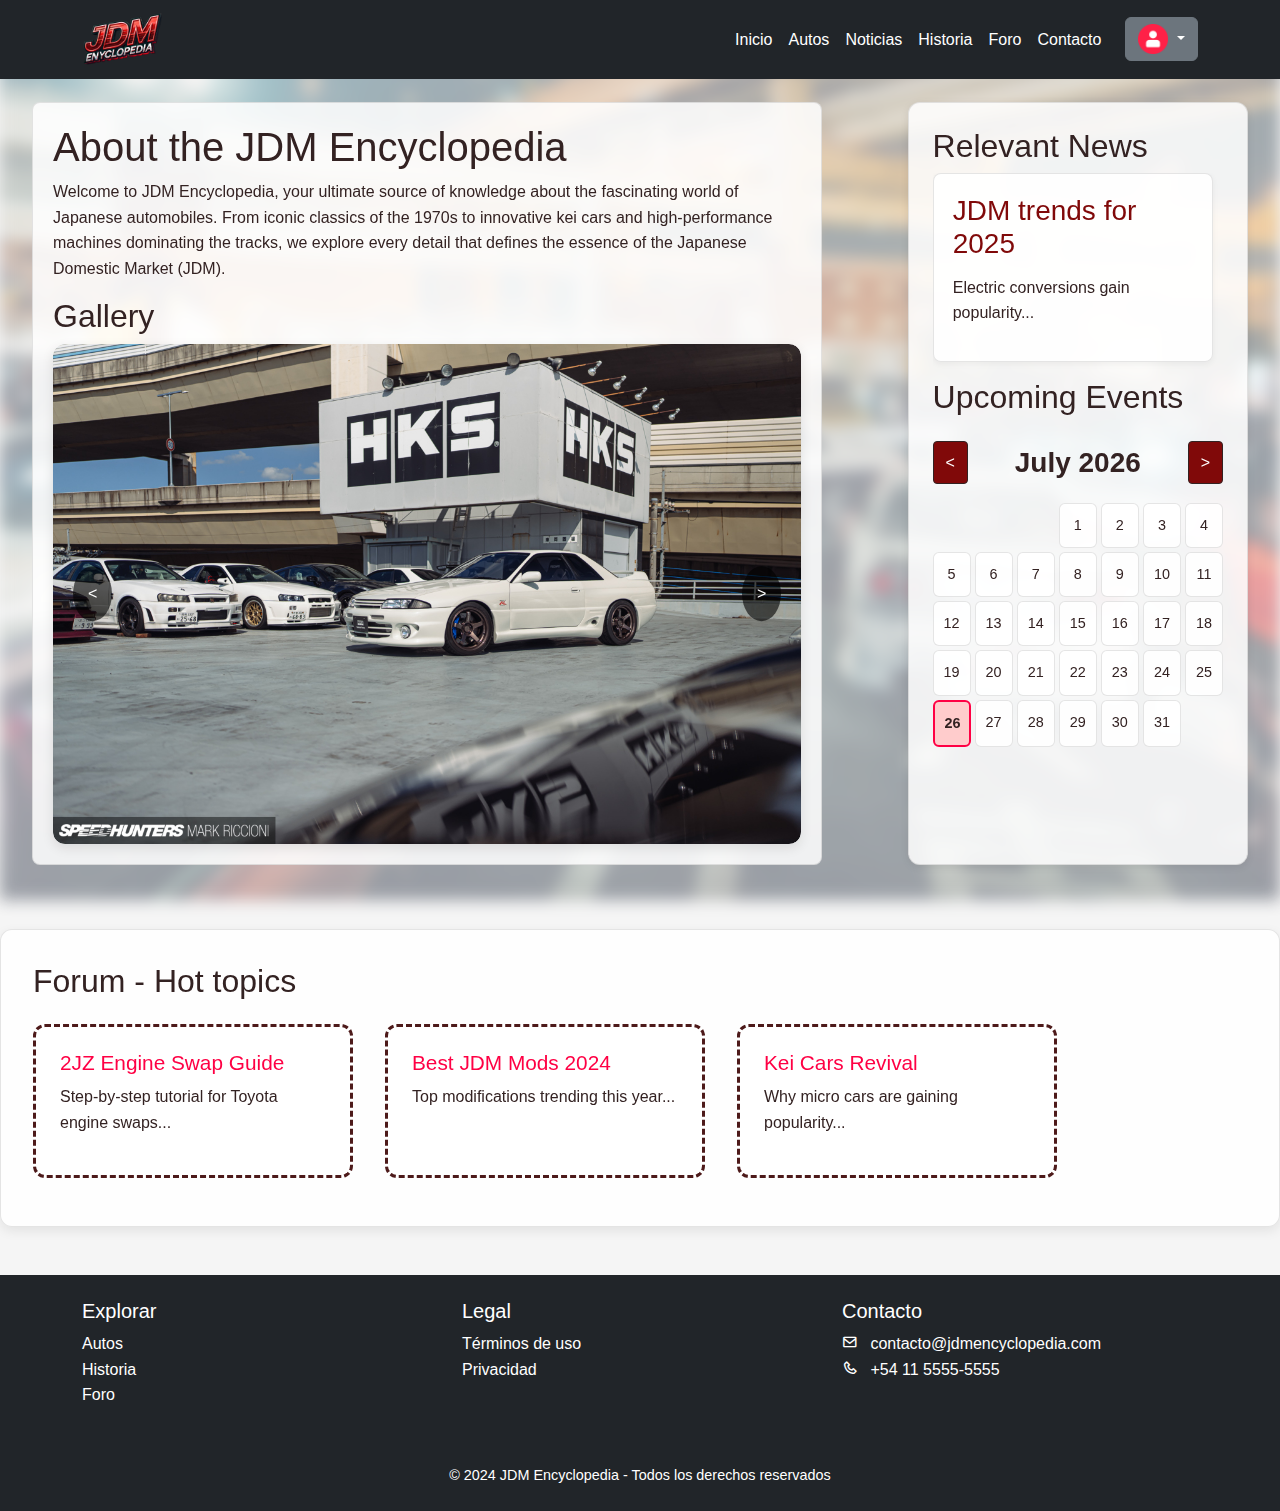
<file: index.html>
<!DOCTYPE html>
<html lang="es">

<head>
  <meta charset="UTF-8" />
  <meta name="description" content="JDM Encyclopedia - Inicio" />
  <meta name="keywords" content="JDM, autos, tuning, foro, noticias, historia" />
  <meta name="viewport" content="width=device-width, initial-scale=1.0" />
  <title>JDM Encyclopedia - Inicio</title>
  <!-- Bootstrap CSS -->
  <link href="https://cdn.jsdelivr.net/npm/bootstrap@5.3.0/dist/css/bootstrap.min.css" rel="stylesheet" />
  <!-- Estilos compilados (SCSS) -->
  <link rel="stylesheet" href="assets/css/style.css" />
  <!-- Boxicons -->
  <link href="https://unpkg.com/boxicons@2.1.4/css/boxicons.min.css" rel="stylesheet" />
</head>

<body>
  <!-- HEADER -->
  <header>
    <nav class="navbar navbar-expand-lg navbar-dark bg-dark fixed-top">
      <div class="container">
        <a class="navbar-brand" href="index.html">
          <img src="assets/img/logo.png" alt="Logo JDM Encyclopedia" width="80" />
        </a>
        <button class="navbar-toggler" type="button" data-bs-toggle="collapse" data-bs-target="#navbarNav">
          <span class="navbar-toggler-icon"></span>
        </button>
        <div class="collapse navbar-collapse" id="navbarNav">
          <ul class="navbar-nav ms-auto">
            <li class="nav-item">
              <a class="nav-link active" href="index.html">Inicio</a>
            </li>
            <li class="nav-item">
              <a class="nav-link" href="pages/cars.html">Autos</a>
            </li>
            <li class="nav-item">
              <a class="nav-link" href="pages/news.html">Noticias</a>
            </li>
            <li class="nav-item">
              <a class="nav-link" href="pages/history.html">Historia</a>
            </li>
            <li class="nav-item">
              <a class="nav-link" href="pages/forum.html">Foro</a>
            </li>
            <li class="nav-item">
              <a class="nav-link" href="pages/contact.html">Contacto</a>
            </li>
          </ul>
          <div class="dropdown ms-3">
            <button class="btn btn-secondary dropdown-toggle" data-bs-toggle="dropdown">
              <img src="assets/img/user.png" alt="Usuario" width="30" />
            </button>
            <ul class="dropdown-menu dropdown-menu-end">
              <li><a class="dropdown-item" href="pages/login.html">Iniciar Sesión</a></li>
              <li><a class="dropdown-item" href="#logout">Cerrar Sesión</a></li>
              <li><a class="dropdown-item" href="pages/register.html">Registrarse</a></li>
            </ul>
          </div>
        </div>
      </div>
    </nav>
  </header>

  <main>
    <div class="main-content">
      <!-- Sección Izquierda -->
      <div class="left-section">
        <section id="about-us">
          <h1>About the JDM Encyclopedia</h1>
          <p>
            Welcome to JDM Encyclopedia, your ultimate source of knowledge
            about the fascinating world of Japanese automobiles. From iconic
            classics of the 1970s to innovative kei cars and high-performance
            machines dominating the tracks, we explore every detail that
            defines the essence of the Japanese Domestic Market (JDM).
          </p>
        </section>

        <section id="galeria">
          <h2>Gallery</h2>
          <div class="slider">
            <button class="prev">&lt;</button>
            <div class="images">
              <!-- Ajusta nombres a tus imágenes reales -->
              <img src="assets/img/DSC05774-1200x800.jpg" alt="Imagen 1" />
              <img src="assets/img/DSC05958-1200x800.jpg" alt="Imagen 2" />
              <img src="assets/img/N-RobbieAE86-003-1200x800.jpg" alt="Imagen 3" />
            </div>
            <button class="next">&gt;</button>
          </div>
        </section>
      </div>

      <!-- Sección Derecha -->
      <aside class="right-section">
        <section id="relevant-news">
          <h2><a href="pages/news.html">Relevant News</a></h2>
          <div class="news-scroll">
            <div class="news-card">
              <h3>JDM trends for 2025</h3>
              <p>Electric conversions gain popularity...</p>
            </div>
            <div class="news-card">
              <h3>JDM trends for 2025</h3>
              <p>Electric conversions gain popularity...</p>
            </div>
            <div class="news-card">
              <h3>JDM trends for 2025</h3>
              <p>Electric conversions gain popularity...</p>
            </div>
          </div>
        </section>

        <section id="upcoming-events">
          <h2><a href="pages/news.html">Upcoming Events</a></h2>
          <div class="calendar-container">
            <div class="calendar-header">
              <button id="prev-month">&lt;</button>
              <h3 id="current-month"></h3>
              <button id="next-month">&gt;</button>
            </div>
            <div class="calendar-grid"></div>
          </div>
        </section>
      </aside>
    </div>

    <!-- Foro -->
    <section id="foro">
      <h2>Forum - Hot topics</h2>
      <div class="temas">
        <article class="tema-card">
          <h3>2JZ Engine Swap Guide</h3>
          <p>Step-by-step tutorial for Toyota engine swaps...</p>
        </article>
        <article class="tema-card">
          <h3>Best JDM Mods 2024</h3>
          <p>Top modifications trending this year...</p>
        </article>
        <article class="tema-card">
          <h3>Kei Cars Revival</h3>
          <p>Why micro cars are gaining popularity...</p>
        </article>
      </div>
    </section>
  </main>

  <!-- FOOTER -->
  <footer class="bg-dark text-white mt-5 py-4">
    <div class="container">
      <div class="row">
        <div class="col-md-4 mb-3">
          <h5>Explorar</h5>
          <ul class="list-unstyled">
            <li><a href="pages/cars.html" class="text-white text-decoration-none">Autos</a></li>
            <li><a href="pages/history.html" class="text-white text-decoration-none">Historia</a></li>
            <li><a href="pages/forum.html" class="text-white text-decoration-none">Foro</a></li>
          </ul>
        </div>
        <div class="col-md-4 mb-3">
          <h5>Legal</h5>
          <ul class="list-unstyled">
            <li><a href="#" class="text-white text-decoration-none">Términos de uso</a></li>
            <li><a href="#" class="text-white text-decoration-none">Privacidad</a></li>
          </ul>
        </div>
        <div class="col-md-4">
          <h5>Contacto</h5>
          <ul class="list-unstyled">
            <li><i class="bx bx-envelope"></i> contacto@jdmencyclopedia.com</li>
            <li><i class="bx bx-phone"></i> +54 11 5555-5555</li>
          </ul>
        </div>
      </div>
      <div class="text-center mt-4">
        <p class="mb-0">&copy; 2024 JDM Encyclopedia - Todos los derechos reservados</p>
      </div>
    </div>
  </footer>

  <!-- Scripts -->
  <script src="assets/js/calendar.js"></script>
  <script src="assets/js/script.js"></script>
  <script src="https://cdn.jsdelivr.net/npm/bootstrap@5.3.0/dist/js/bootstrap.bundle.min.js"></script>
</body>

</html>
</file>
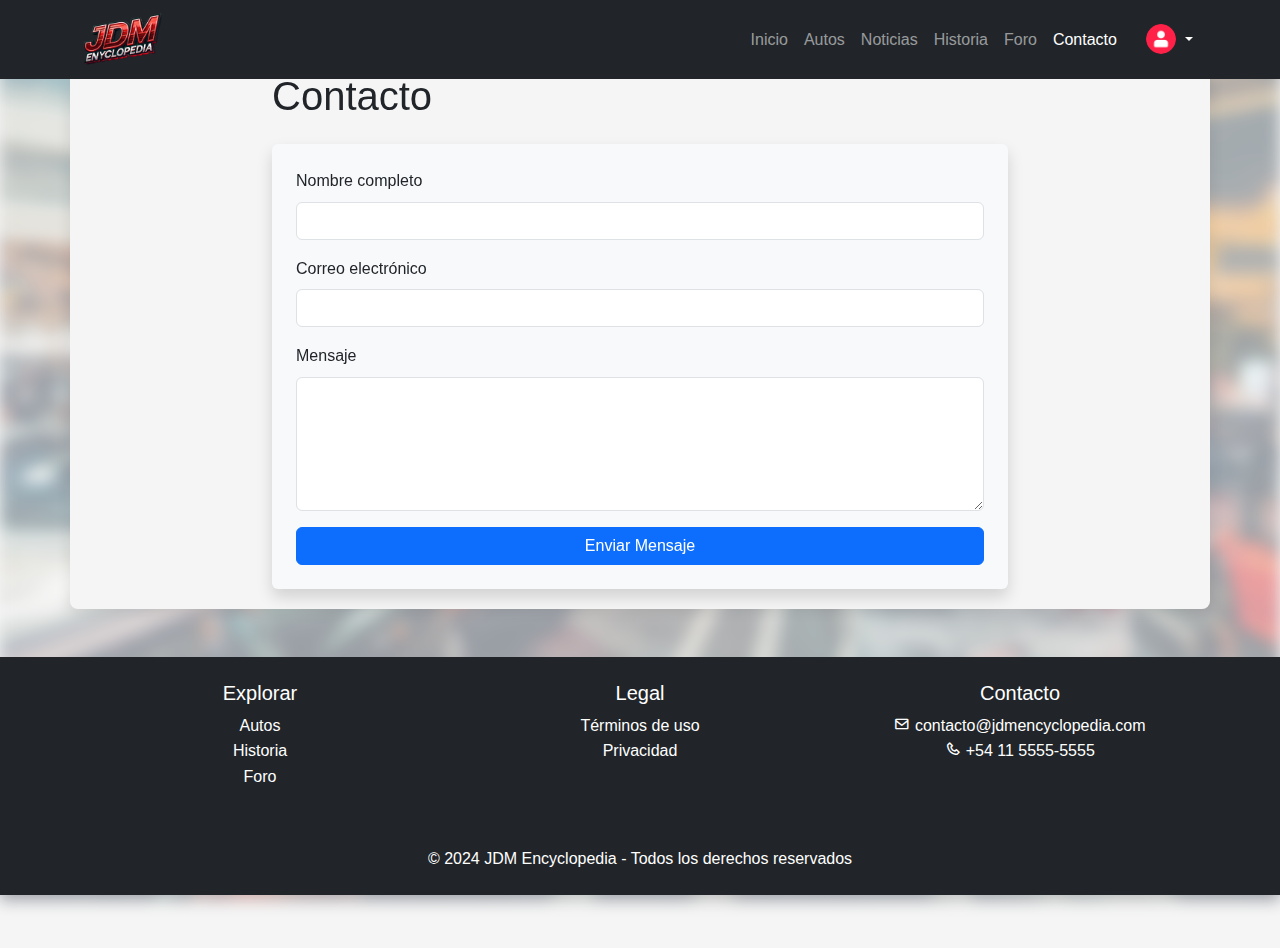
<file: contact.html>
<!DOCTYPE html>
<html lang="es">
<head>
    <meta charset="UTF-8">
    <meta name="viewport" content="width=device-width, initial-scale=1.0">
    <title>JDM Encyclopedia - Contacto</title>
    <link href="https://cdn.jsdelivr.net/npm/bootstrap@5.3.0/dist/css/bootstrap.min.css" rel="stylesheet">
    <link rel="stylesheet" href="styles.css">
    <link href="https://unpkg.com/boxicons@2.1.4/css/boxicons.min.css" rel="stylesheet">
</head>

<body>
    <nav class="navbar navbar-expand-lg navbar-dark bg-dark fixed-top">
        <div class="container">
            <a class="navbar-brand" href="index.html">
                <img src="Multimedia/logo.png" alt="Logo JDM Encyclopedia" width="80">
            </a>
            <button class="navbar-toggler" type="button" data-bs-toggle="collapse" data-bs-target="#navbarNav">
                <span class="navbar-toggler-icon"></span>
            </button>
            <div class="collapse navbar-collapse" id="navbarNav">
                <ul class="navbar-nav ms-auto">
                    <li class="nav-item"><a class="nav-link" href="index.html">Inicio</a></li>
                    <li class="nav-item"><a class="nav-link" href="cars.html">Autos</a></li>
                    <li class="nav-item"><a class="nav-link" href="news.html">Noticias</a></li>
                    <li class="nav-item"><a class="nav-link" href="history.html">Historia</a></li>
                    <li class="nav-item"><a class="nav-link" href="forum.html">Foro</a></li>
                    <li class="nav-item"><a class="nav-link active" href="contact.html">Contacto</a></li>
                </ul>
                <div class="dropdown ms-3">
                    <button class="btn btn-secondary dropdown-toggle" data-bs-toggle="dropdown">
                        <img src="Multimedia/user.png" alt="Usuario" width="30">
                    </button>
                    <ul class="dropdown-menu dropdown-menu-end">
                        <li><a class="dropdown-item" href="#login">Iniciar Sesión</a></li>
                        <li><a class="dropdown-item" href="#logout">Cerrar Sesión</a></li>
                        <li><a class="dropdown-item" href="#signup">Registrarse</a></li>
                    </ul>
                </div>
            </div>
        </div>
    </nav>

    <main class="container mt-5 pt-4">
        <div class="row justify-content-center">
            <div class="col-md-8">
                <h1 class="mb-4">Contacto</h1>
                <form class="bg-light p-4 rounded shadow">
                    <div class="mb-3">
                        <label for="nombre" class="form-label">Nombre completo</label>
                        <input type="text" class="form-control" id="nombre" required>
                    </div>
                    <div class="mb-3">
                        <label for="email" class="form-label">Correo electrónico</label>
                        <input type="email" class="form-control" id="email" required>
                    </div>
                    <div class="mb-3">
                        <label for="mensaje" class="form-label">Mensaje</label>
                        <textarea class="form-control" id="mensaje" rows="5" required></textarea>
                    </div>
                    <button type="submit" class="btn btn-primary w-100">Enviar Mensaje</button>
                </form>
            </div>
        </div>
    </main>

    <!-- Footer -->
    <footer class="bg-dark text-white mt-5 py-4">
        <div class="container">
            <div class="row">
                <div class="col-md-4 mb-3">
                    <h5>Explorar</h5>
                    <ul class="list-unstyled">
                        <li><a href="cars.html" class="text-white text-decoration-none">Autos</a></li>
                        <li><a href="history.html" class="text-white text-decoration-none">Historia</a></li>
                        <li><a href="forum.html" class="text-white text-decoration-none">Foro</a></li>
                    </ul>
                </div>
                <div class="col-md-4 mb-3">
                    <h5>Legal</h5>
                    <ul class="list-unstyled">
                        <li><a href="#" class="text-white text-decoration-none">Términos de uso</a></li>
                        <li><a href="#" class="text-white text-decoration-none">Privacidad</a></li>
                    </ul>
                </div>
                <div class="col-md-4">
                    <h5>Contacto</h5>
                    <ul class="list-unstyled">
                        <li><i class="bx bx-envelope"></i> contacto@jdmencyclopedia.com</li>
                        <li><i class="bx bx-phone"></i> +54 11 5555-5555</li>
                    </ul>
                </div>
            </div>
            <div class="text-center mt-4">
                <p class="mb-0">&copy; 2024 JDM Encyclopedia - Todos los derechos reservados</p>
            </div>
        </div>
    </footer>

    <script src="https://cdn.jsdelivr.net/npm/bootstrap@5.3.0/dist/js/bootstrap.bundle.min.js"></script>
    <script src="js/script.js"></script>
    
</body>
</html>
</file>
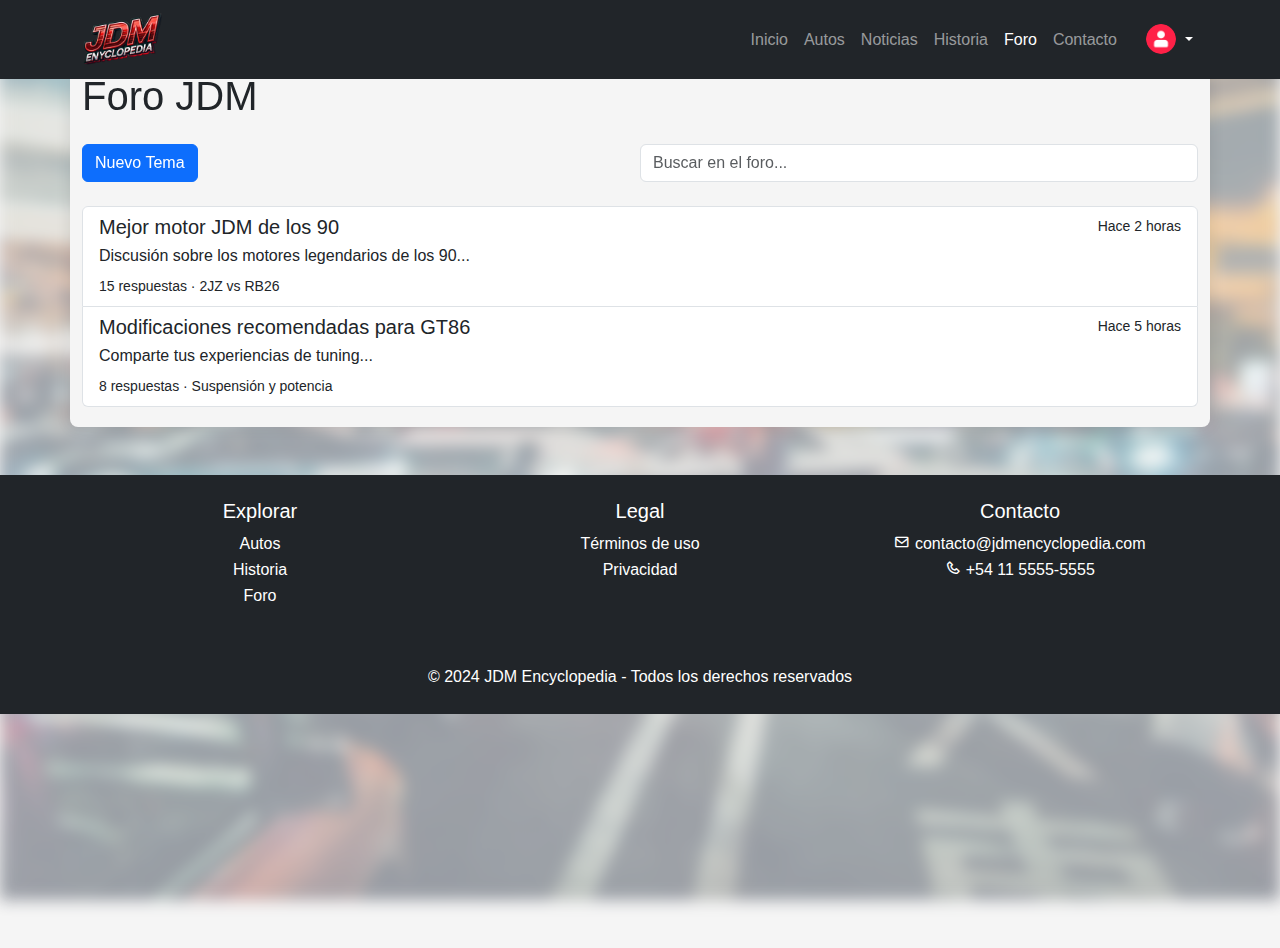
<file: forum.html>
<!DOCTYPE html>
<html lang="es">
<head>
    <meta charset="UTF-8">
    <meta name="viewport" content="width=device-width, initial-scale=1.0">
    <title>JDM Encyclopedia - Foro</title>
    <link href="https://cdn.jsdelivr.net/npm/bootstrap@5.3.0/dist/css/bootstrap.min.css" rel="stylesheet">
    <link rel="stylesheet" href="styles.css">
    <link href="https://unpkg.com/boxicons@2.1.4/css/boxicons.min.css" rel="stylesheet">
</head>

<body>
    <nav class="navbar navbar-expand-lg navbar-dark bg-dark fixed-top">
        <div class="container">
            <a class="navbar-brand" href="index.html">
                <img src="Multimedia/logo.png" alt="Logo JDM Encyclopedia" width="80">
            </a>
            <button class="navbar-toggler" type="button" data-bs-toggle="collapse" data-bs-target="#navbarNav">
                <span class="navbar-toggler-icon"></span>
            </button>
            <div class="collapse navbar-collapse" id="navbarNav">
                <ul class="navbar-nav ms-auto">
                    <li class="nav-item"><a class="nav-link" href="index.html">Inicio</a></li>
                    <li class="nav-item"><a class="nav-link" href="cars.html">Autos</a></li>
                    <li class="nav-item"><a class="nav-link" href="news.html">Noticias</a></li>
                    <li class="nav-item"><a class="nav-link" href="history.html">Historia</a></li>
                    <li class="nav-item"><a class="nav-link active" href="forum.html">Foro</a></li>
                    <li class="nav-item"><a class="nav-link" href="contact.html">Contacto</a></li>
                </ul>
                <div class="dropdown ms-3">
                    <button class="btn btn-secondary dropdown-toggle" data-bs-toggle="dropdown">
                        <img src="Multimedia/user.png" alt="Usuario" width="30">
                    </button>
                    <ul class="dropdown-menu dropdown-menu-end">
                        <li><a class="dropdown-item" href="#login">Iniciar Sesión</a></li>
                        <li><a class="dropdown-item" href="#logout">Cerrar Sesión</a></li>
                        <li><a class="dropdown-item" href="#signup">Registrarse</a></li>
                    </ul>
                </div>
            </div>
        </div>
    </nav>

    <main class="container mt-5 pt-4">
        <div class="row">
            <div class="col-12">
                <h1 class="mb-4">Foro JDM</h1>
                <div class="d-flex justify-content-between mb-4">
                    <button class="btn btn-primary">Nuevo Tema</button>
                    <div class="w-50">
                        <input type="text" class="form-control" placeholder="Buscar en el foro...">
                    </div>
                </div>
                
                <div class="list-group">
                    <a href="#" class="list-group-item list-group-item-action">
                        <div class="d-flex w-100 justify-content-between">
                            <h5 class="mb-1">Mejor motor JDM de los 90</h5>
                            <small>Hace 2 horas</small>
                        </div>
                        <p class="mb-1">Discusión sobre los motores legendarios de los 90...</p>
                        <small>15 respuestas · 2JZ vs RB26</small>
                    </a>
                    <a href="#" class="list-group-item list-group-item-action">
                        <div class="d-flex w-100 justify-content-between">
                            <h5 class="mb-1">Modificaciones recomendadas para GT86</h5>
                            <small>Hace 5 horas</small>
                        </div>
                        <p class="mb-1">Comparte tus experiencias de tuning...</p>
                        <small>8 respuestas · Suspensión y potencia</small>
                    </a>
                </div>
            </div>
        </div>
    </main>

    <!-- Footer -->
    <footer class="bg-dark text-white mt-5 py-4">
        <div class="container">
            <div class="row">
                <div class="col-md-4 mb-3">
                    <h5>Explorar</h5>
                    <ul class="list-unstyled">
                        <li><a href="cars.html" class="text-white text-decoration-none">Autos</a></li>
                        <li><a href="history.html" class="text-white text-decoration-none">Historia</a></li>
                        <li><a href="forum.html" class="text-white text-decoration-none">Foro</a></li>
                    </ul>
                </div>
                <div class="col-md-4 mb-3">
                    <h5>Legal</h5>
                    <ul class="list-unstyled">
                        <li><a href="#" class="text-white text-decoration-none">Términos de uso</a></li>
                        <li><a href="#" class="text-white text-decoration-none">Privacidad</a></li>
                    </ul>
                </div>
                <div class="col-md-4">
                    <h5>Contacto</h5>
                    <ul class="list-unstyled">
                        <li><i class="bx bx-envelope"></i> contacto@jdmencyclopedia.com</li>
                        <li><i class="bx bx-phone"></i> +54 11 5555-5555</li>
                    </ul>
                </div>
            </div>
            <div class="text-center mt-4">
                <p class="mb-0">&copy; 2024 JDM Encyclopedia - Todos los derechos reservados</p>
            </div>
        </div>
    </footer>

    <script src="https://cdn.jsdelivr.net/npm/bootstrap@5.3.0/dist/js/bootstrap.bundle.min.js"></script>
    <script src="js/script.js"></script>
</body>
</html>
</file>
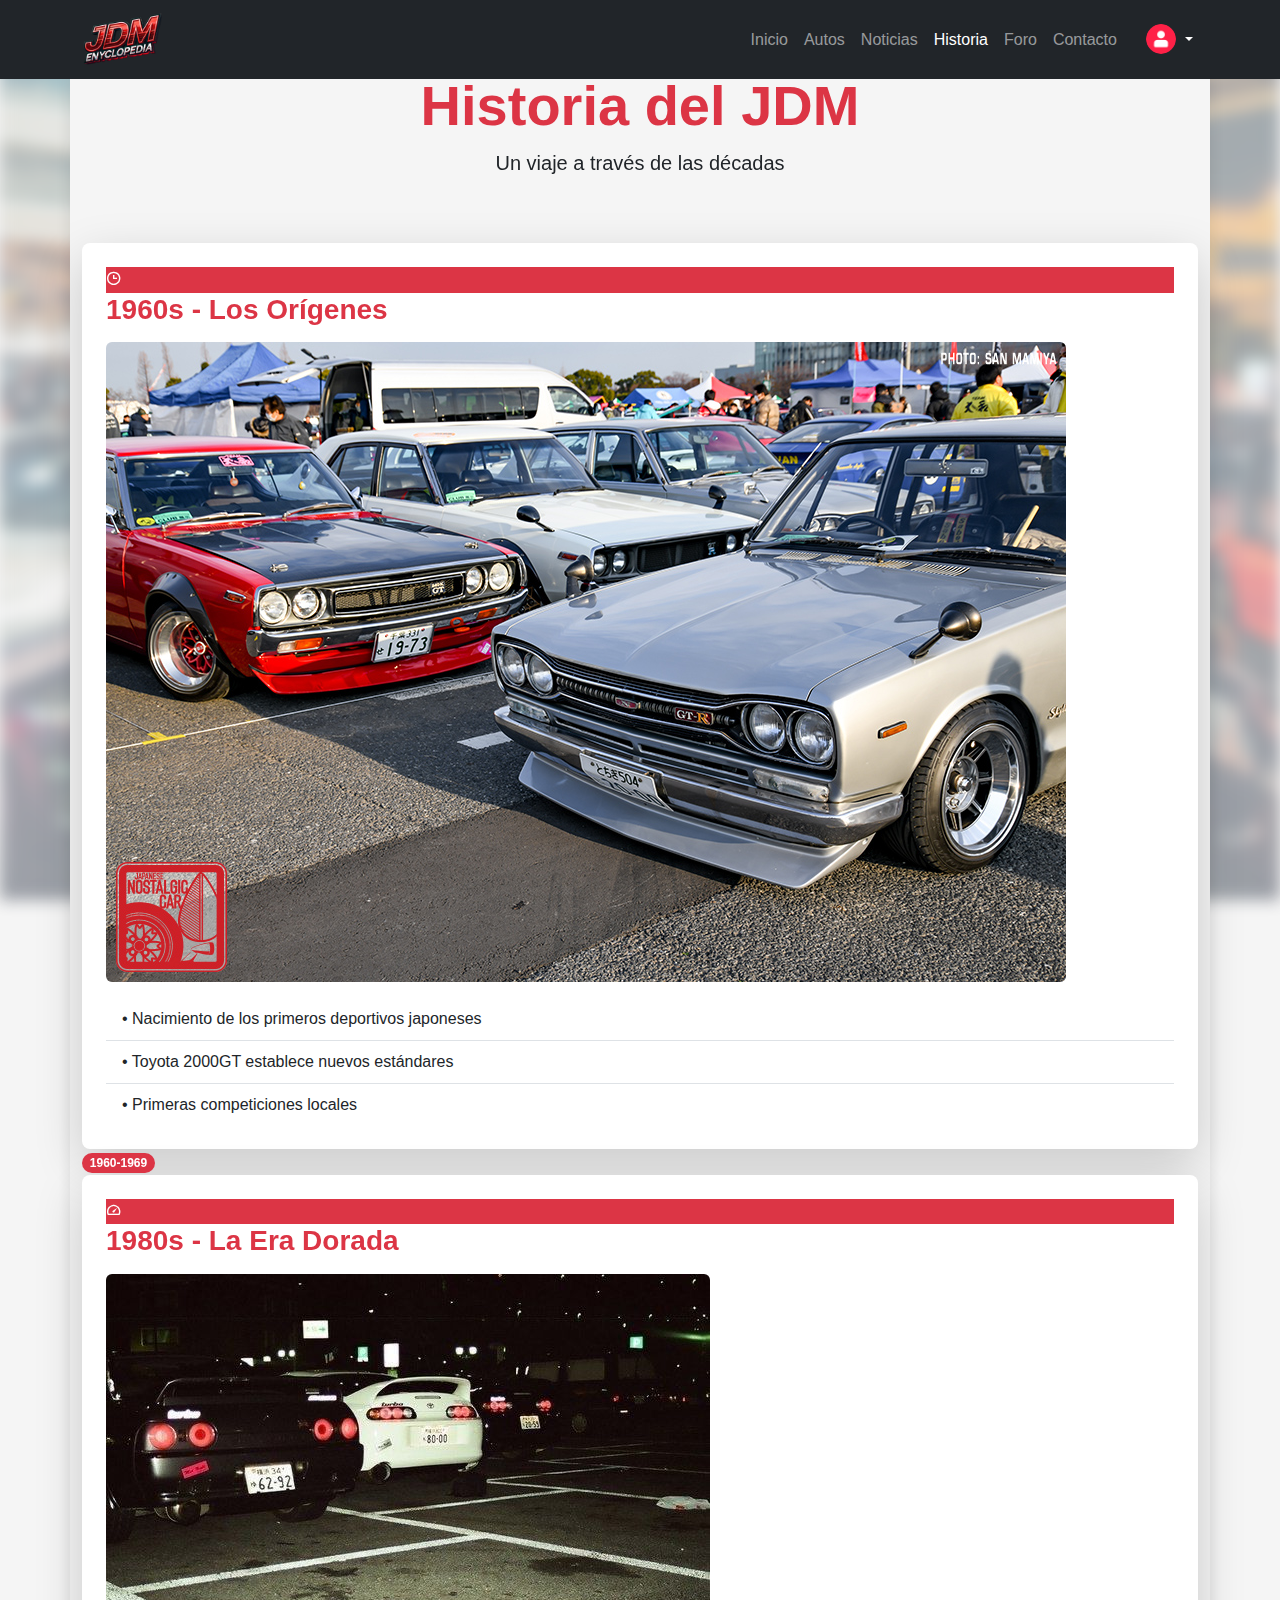
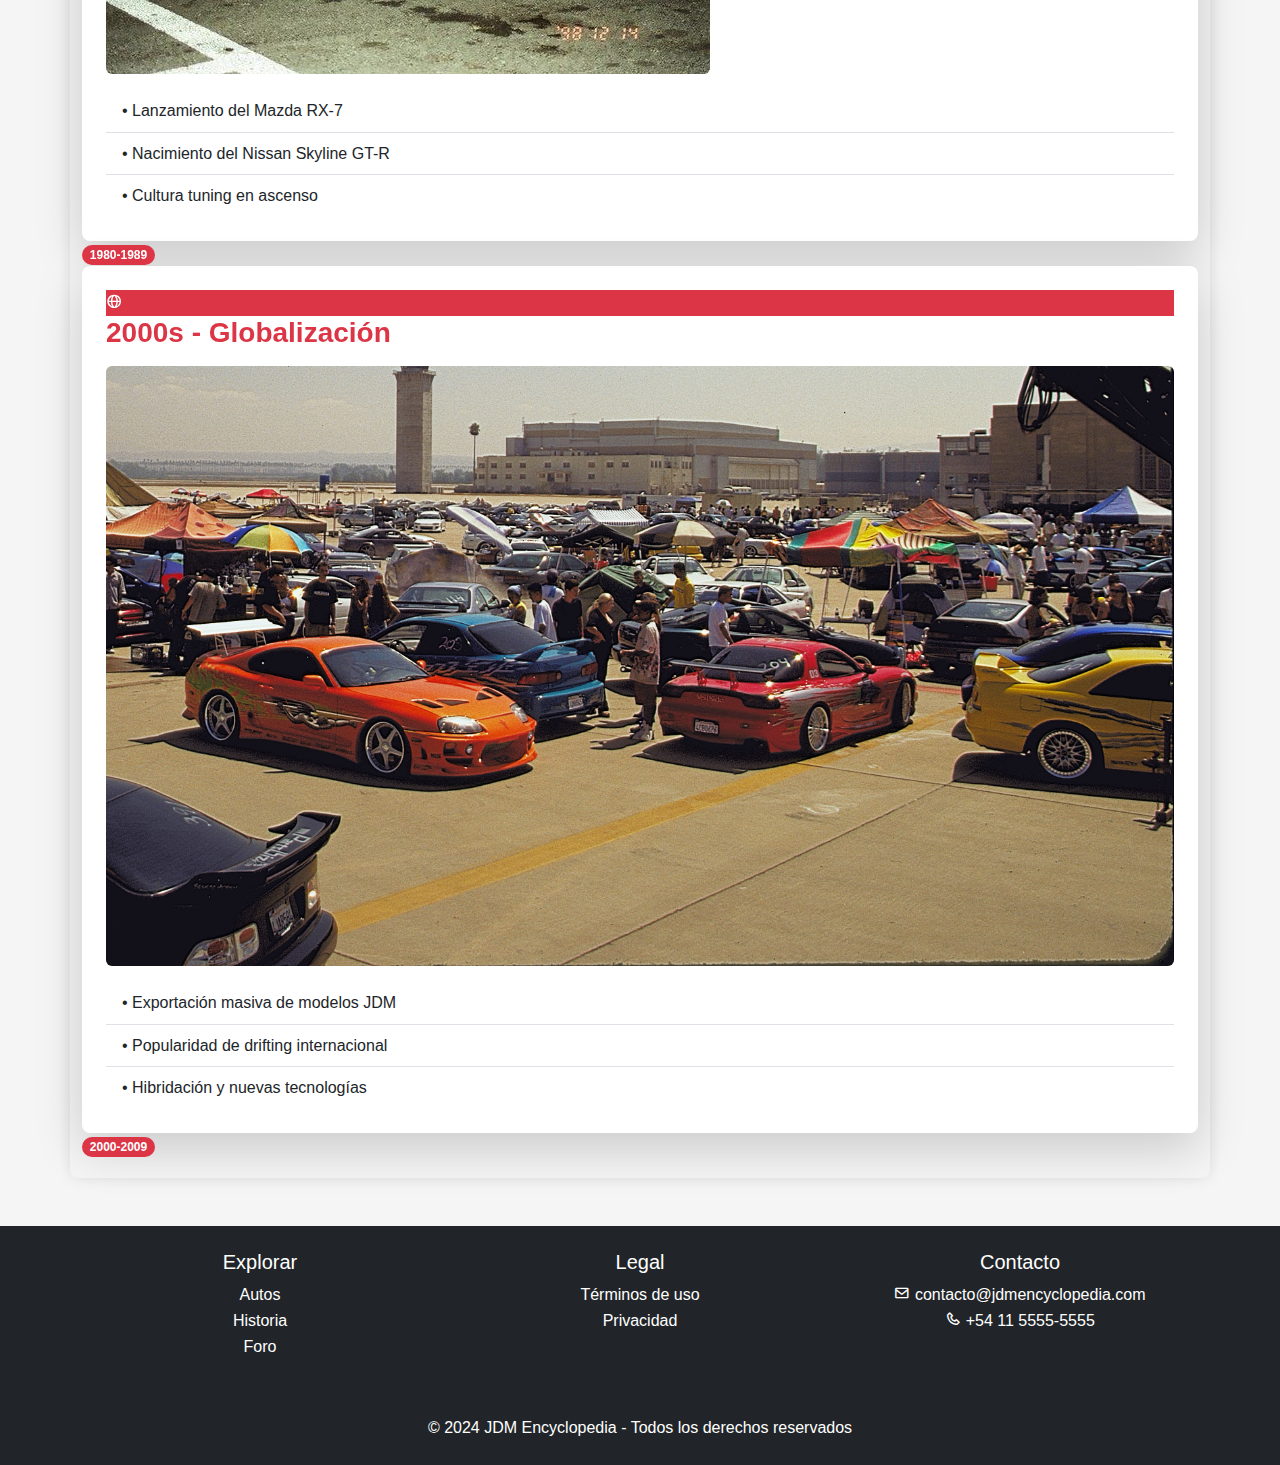
<file: history.html>
<!DOCTYPE html>
<html lang="es">
<head>
    <meta charset="UTF-8">
    <meta name="viewport" content="width=device-width, initial-scale=1.0">
    <title>JDM Encyclopedia - Historia</title>
    <link href="https://cdn.jsdelivr.net/npm/bootstrap@5.3.0/dist/css/bootstrap.min.css" rel="stylesheet">
    <link rel="stylesheet" href="styles.css">
    <link href="https://unpkg.com/boxicons@2.1.4/css/boxicons.min.css" rel="stylesheet">
</head>

<body>
    <nav class="navbar navbar-expand-lg navbar-dark bg-dark fixed-top">
        <div class="container">
            <a class="navbar-brand" href="index.html">
                <img src="Multimedia/logo.png" alt="Logo JDM Encyclopedia" width="80">
            </a>
            <button class="navbar-toggler" type="button" data-bs-toggle="collapse" data-bs-target="#navbarNav">
                <span class="navbar-toggler-icon"></span>
            </button>
            <div class="collapse navbar-collapse" id="navbarNav">
                <ul class="navbar-nav ms-auto">
                    <li class="nav-item"><a class="nav-link" href="index.html">Inicio</a></li>
                    <li class="nav-item"><a class="nav-link" href="cars.html">Autos</a></li>
                    <li class="nav-item"><a class="nav-link" href="news.html">Noticias</a></li>
                    <li class="nav-item"><a class="nav-link active" href="history.html">Historia</a></li>
                    <li class="nav-item"><a class="nav-link" href="forum.html">Foro</a></li>
                    <li class="nav-item"><a class="nav-link" href="contact.html">Contacto</a></li>
                </ul>
                <div class="dropdown ms-3">
                    <button class="btn btn-secondary dropdown-toggle" data-bs-toggle="dropdown">
                        <img src="Multimedia/user.png" alt="Usuario" width="30">
                    </button>
                    <ul class="dropdown-menu dropdown-menu-end">
                        <li><a class="dropdown-item" href="#login">Iniciar Sesión</a></li>
                        <li><a class="dropdown-item" href="#logout">Cerrar Sesión</a></li>
                        <li><a class="dropdown-item" href="#signup">Registrarse</a></li>
                    </ul>
                </div>
            </div>
        </div>
    </nav>

    <main class="container mt-5 pt-4">
        <div class="row">
            <div class="col-12 text-center mb-5">
                <h1 class="display-4 fw-bold text-danger">Historia del JDM</h1>
                <p class="lead">Un viaje a través de las décadas</p>
            </div>
            
            <div class="col-12">
                <div class="timeline">
                    <!-- Década 1960 -->
                    <div class="timeline-item left">
                        <div class="timeline-content bg-white p-4 shadow-lg rounded-3">
                            <div class="timeline-icon bg-danger text-white">
                                <i class="bx bx-time"></i>
                            </div>
                            <h3 class="text-danger fw-bold mb-3">1960s - Los Orígenes</h3>
                            <div class="timeline-image mb-3">
                                <img src="Multimedia/1960.jpg" alt="Década 1960" class="img-fluid rounded">
                            </div>
                            <ul class="list-group list-group-flush">
                                <li class="list-group-item">• Nacimiento de los primeros deportivos japoneses</li>
                                <li class="list-group-item">• Toyota 2000GT establece nuevos estándares</li>
                                <li class="list-group-item">• Primeras competiciones locales</li>
                            </ul>
                        </div>
                        <div class="timeline-date">
                            <span class="badge bg-danger rounded-pill">1960-1969</span>
                        </div>
                    </div>

                    <!-- Década 1980 -->
                    <div class="timeline-item right">
                        <div class="timeline-content bg-white p-4 shadow-lg rounded-3">
                            <div class="timeline-icon bg-danger text-white">
                                <i class="bx bx-tachometer"></i>
                            </div>
                            <h3 class="text-danger fw-bold mb-3">1980s - La Era Dorada</h3>
                            <div class="timeline-image mb-3">
                                <img src="Multimedia\1980.jpg" alt="Década 1980" class="img-fluid rounded">
                            </div>
                            <ul class="list-group list-group-flush">
                                <li class="list-group-item">• Lanzamiento del Mazda RX-7</li>
                                <li class="list-group-item">• Nacimiento del Nissan Skyline GT-R</li>
                                <li class="list-group-item">• Cultura tuning en ascenso</li>
                            </ul>
                        </div>
                        <div class="timeline-date">
                            <span class="badge bg-danger rounded-pill">1980-1989</span>
                        </div>
                    </div>

                    <!-- Década 2000 -->
                    <div class="timeline-item left">
                        <div class="timeline-content bg-white p-4 shadow-lg rounded-3">
                            <div class="timeline-icon bg-danger text-white">
                                <i class="bx bx-globe"></i>
                            </div>
                            <h3 class="text-danger fw-bold mb-3">2000s - Globalización</h3>
                            <div class="timeline-image mb-3">
                                <img src="Multimedia\2000.jpg" alt="Década 2000" class="img-fluid rounded">
                            </div>
                            <ul class="list-group list-group-flush">
                                <li class="list-group-item">• Exportación masiva de modelos JDM</li>
                                <li class="list-group-item">• Popularidad de drifting internacional</li>
                                <li class="list-group-item">• Hibridación y nuevas tecnologías</li>
                            </ul>
                        </div>
                        <div class="timeline-date">
                            <span class="badge bg-danger rounded-pill">2000-2009</span>
                        </div>
                    </div>
                </div>
            </div>
        </div>
    </main>

    <!-- Footer -->
    <footer class="bg-dark text-white mt-5 py-4">
        <div class="container">
            <div class="row">
                <div class="col-md-4 mb-3">
                    <h5>Explorar</h5>
                    <ul class="list-unstyled">
                        <li><a href="cars.html" class="text-white text-decoration-none">Autos</a></li>
                        <li><a href="history.html" class="text-white text-decoration-none">Historia</a></li>
                        <li><a href="forum.html" class="text-white text-decoration-none">Foro</a></li>
                    </ul>
                </div>
                <div class="col-md-4 mb-3">
                    <h5>Legal</h5>
                    <ul class="list-unstyled">
                        <li><a href="#" class="text-white text-decoration-none">Términos de uso</a></li>
                        <li><a href="#" class="text-white text-decoration-none">Privacidad</a></li>
                    </ul>
                </div>
                <div class="col-md-4">
                    <h5>Contacto</h5>
                    <ul class="list-unstyled">
                        <li><i class="bx bx-envelope"></i> contacto@jdmencyclopedia.com</li>
                        <li><i class="bx bx-phone"></i> +54 11 5555-5555</li>
                    </ul>
                </div>
            </div>
            <div class="text-center mt-4">
                <p class="mb-0">&copy; 2024 JDM Encyclopedia - Todos los derechos reservados</p>
            </div>
        </div>
    </footer>

    <script src="https://cdn.jsdelivr.net/npm/bootstrap@5.3.0/dist/js/bootstrap.bundle.min.js"></script>
    <script src="js/script.js"></script>
</body>
</html>
</file>
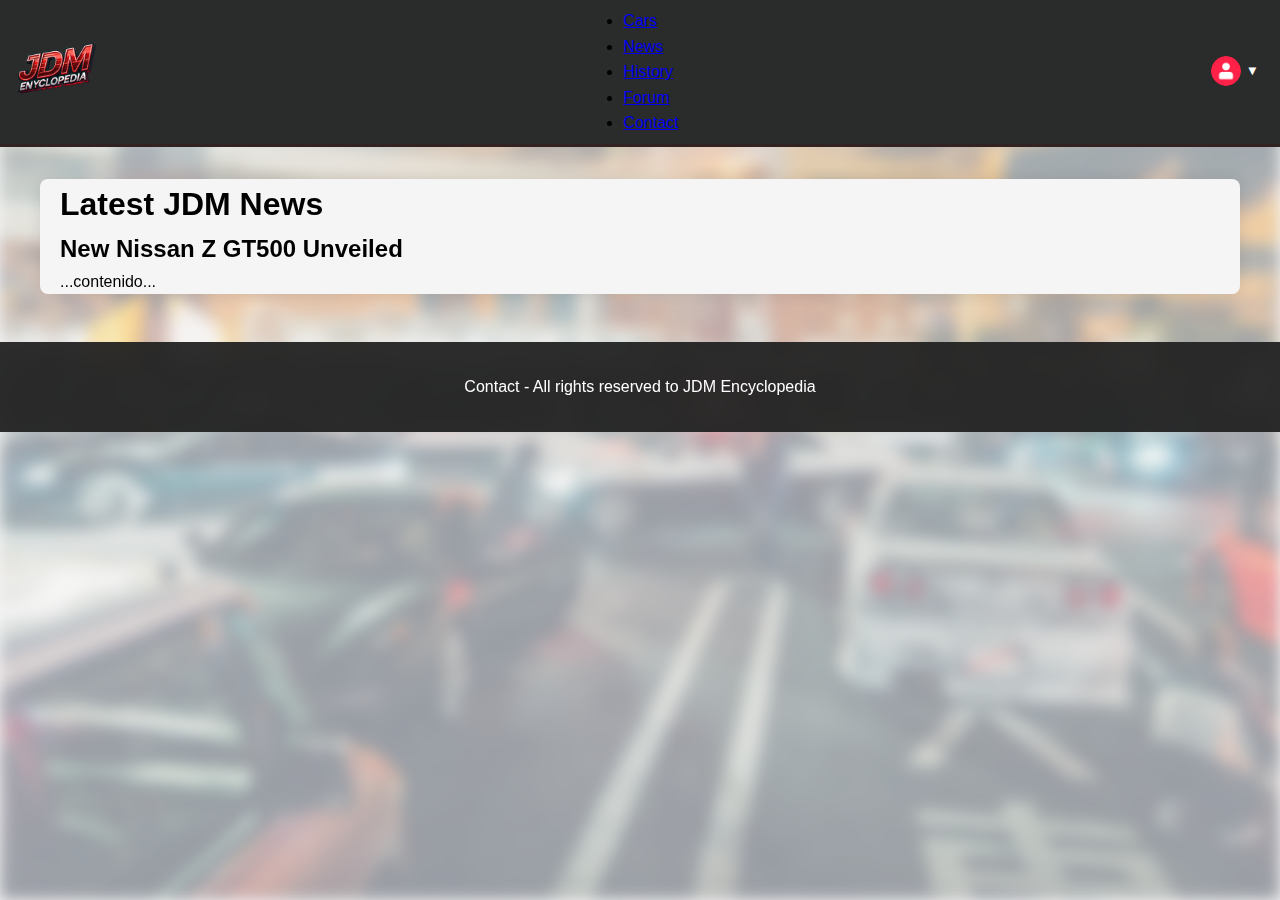
<file: news.html>
<!DOCTYPE html>
<html lang="en">

<head>
    <meta charset="UTF-8">
    <meta name="viewport" content="width=device-width, initial-scale=1.0">
    <title>JDM - The Encyclopedia</title>
    <link rel="stylesheet" href="styles.css">
</head>

<body>
    <!-- Header -->
    <header>
        <div class="logo"><a href="index.html"><img src="Multimedia/logo.png" alt="Logo" width="80"></a></div>
        <nav>
            <ul>
                <li><a href="cars.html">Cars</a></li>
                <li><a href="news.html">News</a></li>
                <li><a href="history.html">History</a></li>
                <li><a href="forum.html">Forum</a></li>
                <li><a href="contact.html">Contact</a></li>
            </ul>
        </nav>
        <div class="user-menu">
            <div class="dropdown">
                <button class="dropdown-toggle">
                    <img src="Multimedia/user.png" alt="User Icon">
                    &#9660;
                </button>
                <ul class="dropdown-menu">
                    <li><a href="#login">Log In</a></li>
                    <li><a href="#logout">Log Out</a></li>
                    <li><a href="#signup">Sign Up</a></li>
                </ul>
            </div>
        </div>
    </header>

    <main class="full-width-section">
        <section id="news-articles">
            <h1>Latest JDM News</h1>
            
            <article class="news-article">
                <h2>New Nissan Z GT500 Unveiled</h2>
                <p>...contenido...</p>
            </article>
            <!-- Más artículos -->
        </section>
    </main>

    <!-- Footer -->
    <footer>
        <p>Contact - All rights reserved to JDM Encyclopedia</p>
    </footer>

    <!-- Scripts -->
    <script src="js/calendar.js"></script>
    <script src="js/script.js"></script>
</body>

</html>
</file>
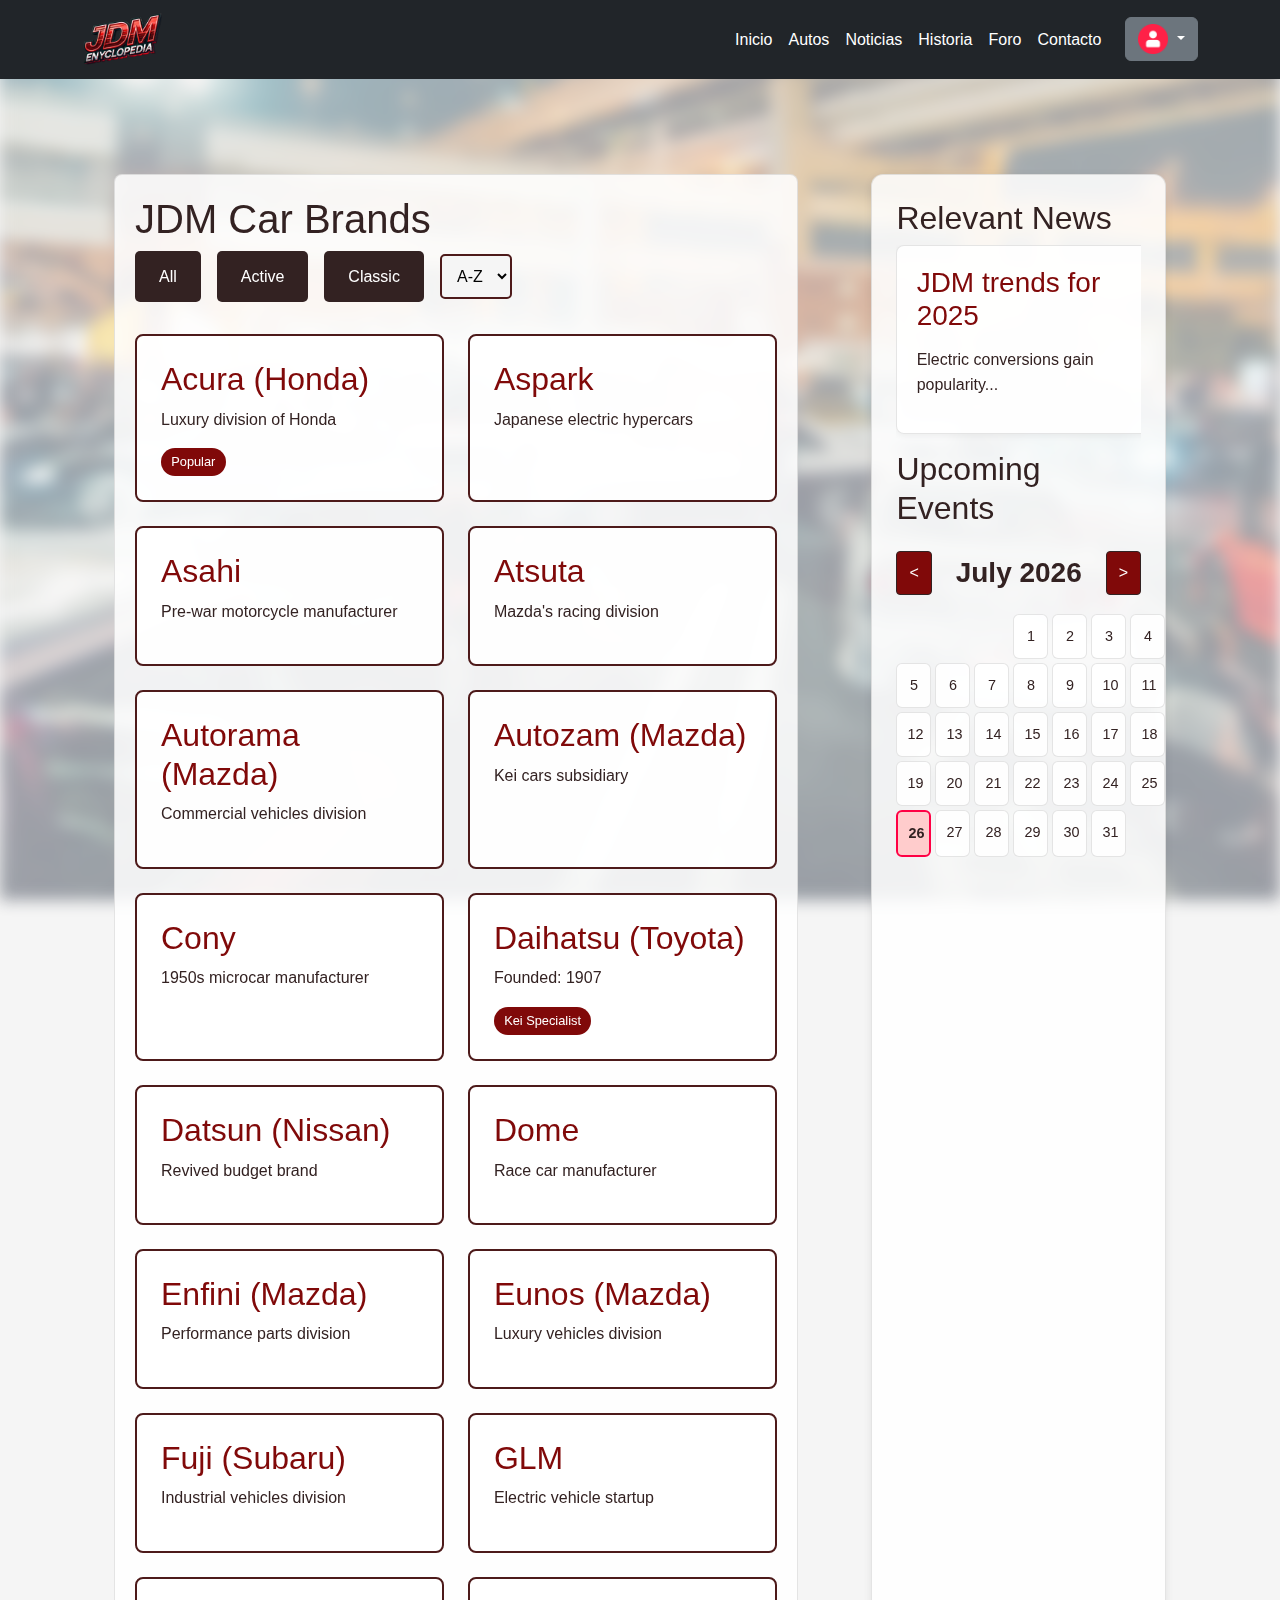
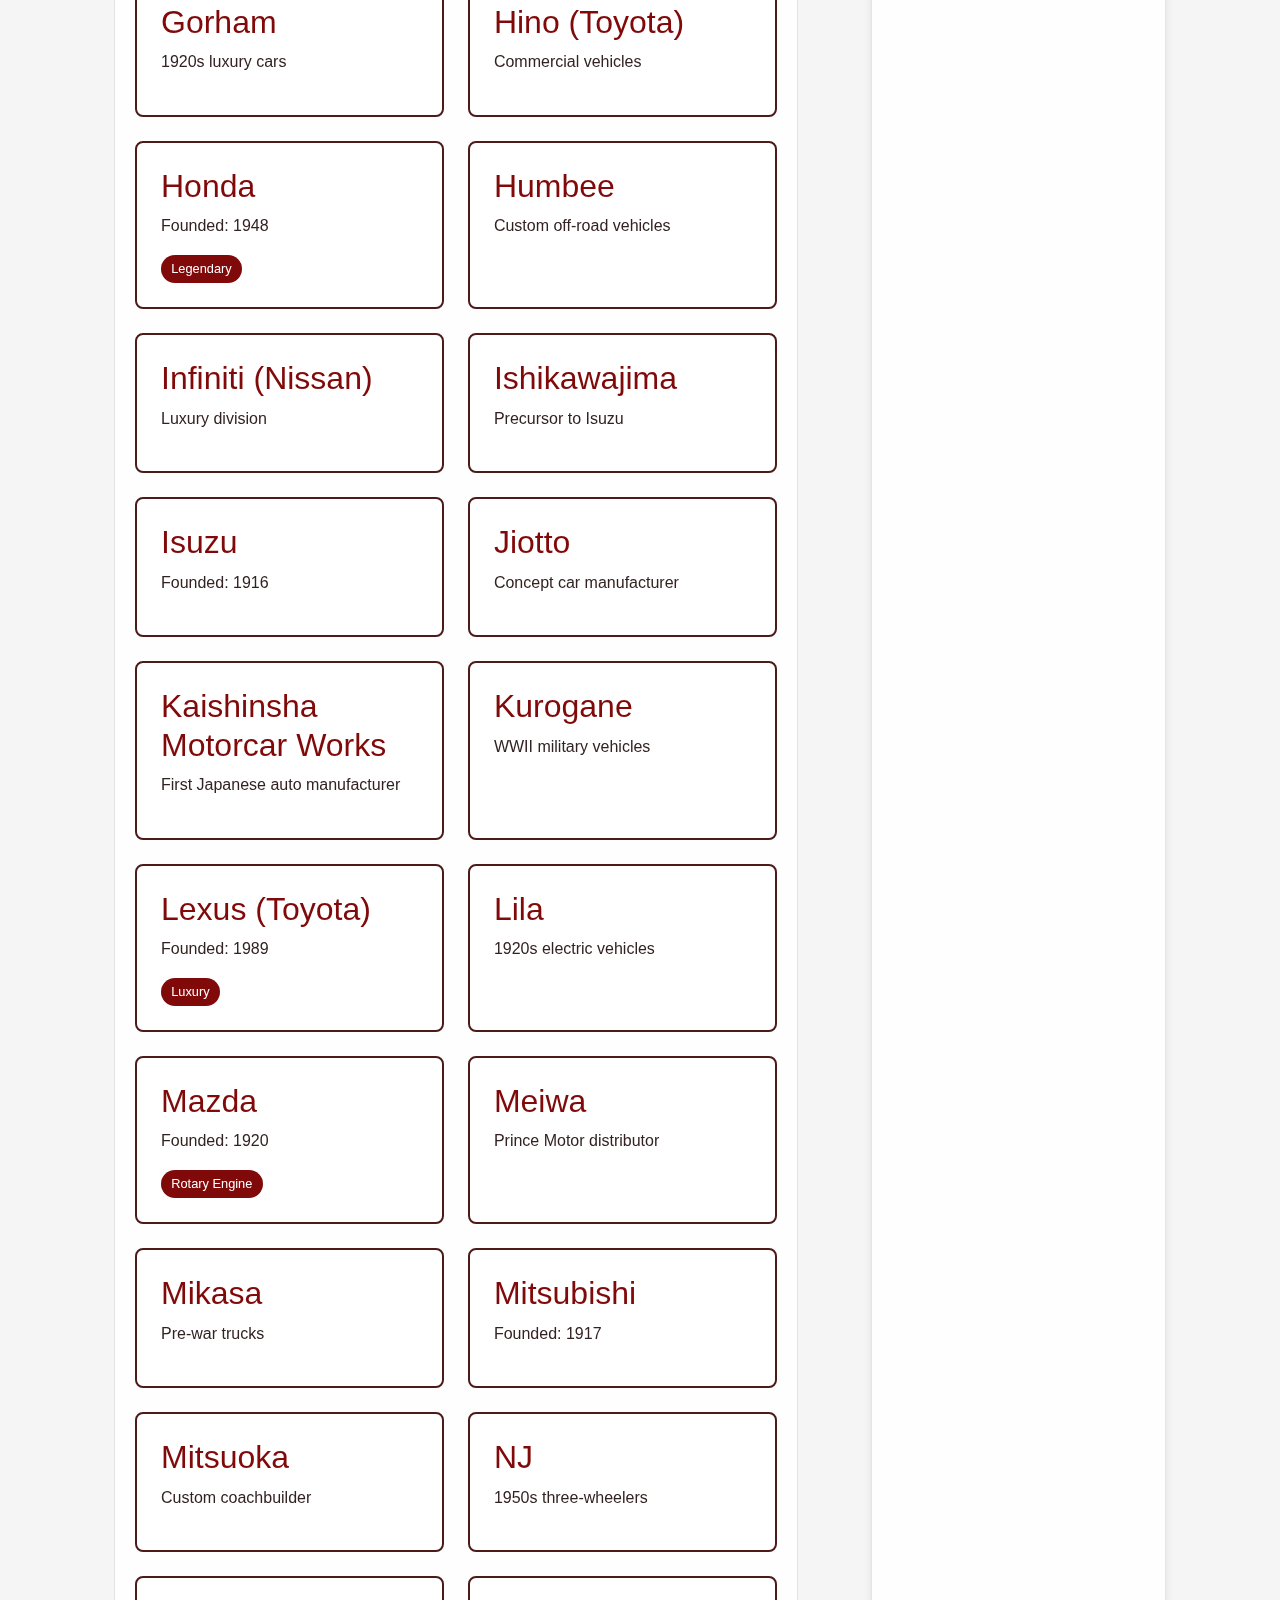
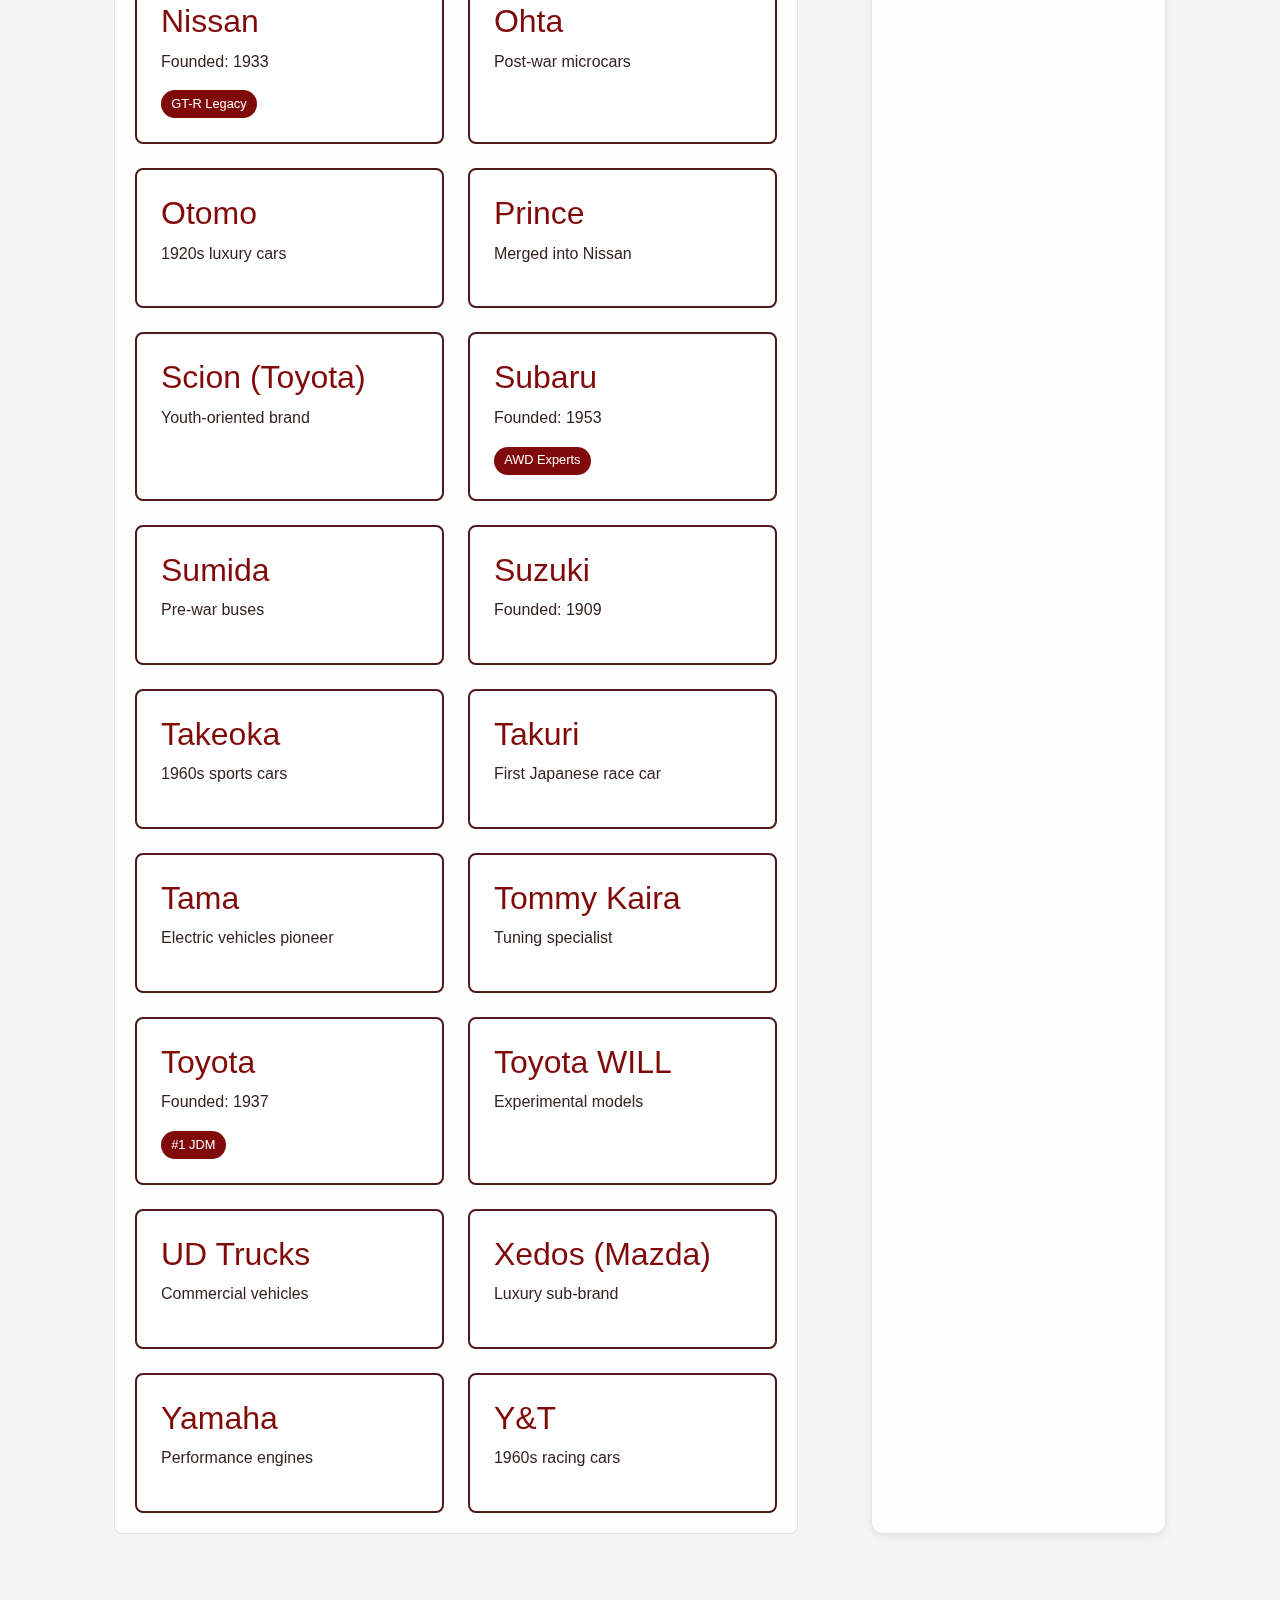
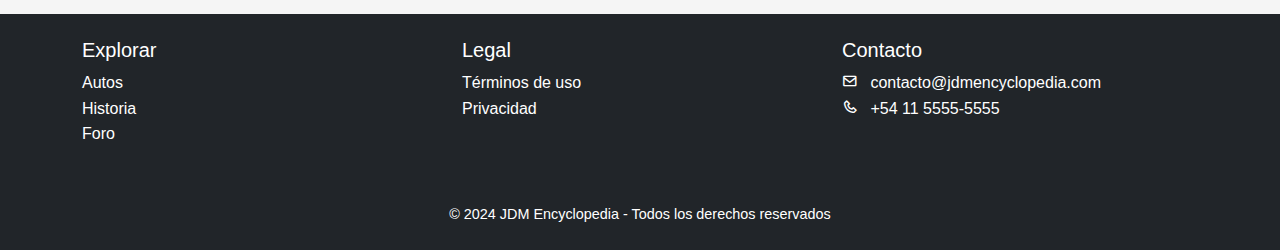
<file: pages/cars.html>
<!DOCTYPE html>
<html lang="es">

<head>
  <meta charset="UTF-8" />
  <meta name="description" content="JDM Encyclopedia - Autos" />
  <meta name="keywords" content="JDM, autos, tuning, foro, noticias, historia" />
  <meta name="viewport" content="width=device-width, initial-scale=1.0" />
  <title>JDM Encyclopedia - Autos</title>
  <!-- Bootstrap CSS -->
  <link href="https://cdn.jsdelivr.net/npm/bootstrap@5.3.0/dist/css/bootstrap.min.css" rel="stylesheet" />
  <!-- Estilos compilados (SCSS) -->
  <link rel="stylesheet" href="../assets/css/style.css" />
  <!-- Boxicons -->
  <link href="https://unpkg.com/boxicons@2.1.4/css/boxicons.min.css" rel="stylesheet" />
</head>

<body>
  <!-- HEADER -->
  <header>
    <nav class="navbar navbar-expand-lg navbar-dark bg-dark fixed-top">
      <div class="container">
        <a class="navbar-brand" href="../index.html">
          <img src="../assets/img/logo.png" alt="Logo JDM Encyclopedia" width="80" />
        </a>
        <button class="navbar-toggler" type="button" data-bs-toggle="collapse" data-bs-target="#navbarNav">
          <span class="navbar-toggler-icon"></span>
        </button>
        <div class="collapse navbar-collapse" id="navbarNav">
          <ul class="navbar-nav ms-auto">
            <li class="nav-item">
              <a class="nav-link" href="../index.html">Inicio</a>
            </li>
            <li class="nav-item">
              <a class="nav-link active" href="cars.html">Autos</a>
            </li>
            <li class="nav-item">
              <a class="nav-link" href="news.html">Noticias</a>
            </li>
            <li class="nav-item">
              <a class="nav-link" href="history.html">Historia</a>
            </li>
            <li class="nav-item">
              <a class="nav-link" href="forum.html">Foro</a>
            </li>
            <li class="nav-item">
              <a class="nav-link" href="contact.html">Contacto</a>
            </li>
          </ul>
          <div class="dropdown ms-3">
            <button class="btn btn-secondary dropdown-toggle" data-bs-toggle="dropdown">
              <img src="../assets/img/user.png" alt="Usuario" width="30" />
            </button>
            <ul class="dropdown-menu dropdown-menu-end">
              <li><a class="dropdown-item" href="login.html">Iniciar Sesión</a></li>
              <li><a class="dropdown-item" href="../index.html">Cerrar Sesión</a></li>
              <li><a class="dropdown-item" href="register.html">Registrarse</a></li>
            </ul>
          </div>
        </div>
      </div>
    </nav>
  </header>

  <main class="container mt-5 pt-4">
    <div class="main-content">
      <!-- Sección Izquierda -->
      <div class="left-section">
        <section id="brands">
          <h1>JDM Car Brands</h1>

          <!-- Filtros -->
          <div class="filters">
            <button class="filter-btn" data-filter="all">All</button>
            <button class="filter-btn" data-filter="active">Active</button>
            <button class="filter-btn" data-filter="classic">Classic</button>
            <select id="sort-order">
              <option value="asc">A-Z</option>
              <option value="desc">Z-A</option>
            </select>
          </div>

          <!-- Listado completo de marcas -->
          <div class="brands-grid">
            <article class="brand-card" data-status="active">
              <h2><a href="#">Acura (Honda)</a></h2>
              <p>Luxury division of Honda</p>
              <span class="popular-tag">Popular</span>
            </article>

            <article class="brand-card" data-status="active">
              <h2><a href="#">Aspark</a></h2>
              <p>Japanese electric hypercars</p>
            </article>

            <article class="brand-card" data-status="classic">
              <h2><a href="#">Asahi</a></h2>
              <p>Pre-war motorcycle manufacturer</p>
            </article>

            <article class="brand-card" data-status="classic">
              <h2><a href="#">Atsuta</a></h2>
              <p>Mazda's racing division</p>
            </article>

            <article class="brand-card" data-status="classic">
              <h2><a href="#">Autorama (Mazda)</a></h2>
              <p>Commercial vehicles division</p>
            </article>

            <article class="brand-card" data-status="classic">
              <h2><a href="#">Autozam (Mazda)</a></h2>
              <p>Kei cars subsidiary</p>
            </article>

            <article class="brand-card" data-status="classic">
              <h2><a href="#">Cony</a></h2>
              <p>1950s microcar manufacturer</p>
            </article>

            <article class="brand-card" data-status="active">
              <h2><a href="#">Daihatsu (Toyota)</a></h2>
              <p>Founded: 1907</p>
              <span class="popular-tag">Kei Specialist</span>
            </article>

            <article class="brand-card" data-status="active">
              <h2><a href="#">Datsun (Nissan)</a></h2>
              <p>Revived budget brand</p>
            </article>

            <article class="brand-card" data-status="active">
              <h2><a href="#">Dome</a></h2>
              <p>Race car manufacturer</p>
            </article>

            <article class="brand-card" data-status="classic">
              <h2><a href="#">Enfini (Mazda)</a></h2>
              <p>Performance parts division</p>
            </article>

            <article class="brand-card" data-status="classic">
              <h2><a href="#">Eunos (Mazda)</a></h2>
              <p>Luxury vehicles division</p>
            </article>

            <article class="brand-card" data-status="active">
              <h2><a href="#">Fuji (Subaru)</a></h2>
              <p>Industrial vehicles division</p>
            </article>

            <article class="brand-card" data-status="active">
              <h2><a href="#">GLM</a></h2>
              <p>Electric vehicle startup</p>
            </article>

            <article class="brand-card" data-status="classic">
              <h2><a href="#">Gorham</a></h2>
              <p>1920s luxury cars</p>
            </article>

            <article class="brand-card" data-status="active">
              <h2><a href="#">Hino (Toyota)</a></h2>
              <p>Commercial vehicles</p>
            </article>

            <article class="brand-card" data-status="active">
              <h2><a href="#">Honda</a></h2>
              <p>Founded: 1948</p>
              <span class="popular-tag">Legendary</span>
            </article>

            <article class="brand-card" data-status="active">
              <h2><a href="#">Humbee</a></h2>
              <p>Custom off-road vehicles</p>
            </article>

            <article class="brand-card" data-status="active">
              <h2><a href="#">Infiniti (Nissan)</a></h2>
              <p>Luxury division</p>
            </article>

            <article class="brand-card" data-status="classic">
              <h2><a href="#">Ishikawajima</a></h2>
              <p>Precursor to Isuzu</p>
            </article>

            <article class="brand-card" data-status="active">
              <h2><a href="#">Isuzu</a></h2>
              <p>Founded: 1916</p>
            </article>

            <article class="brand-card" data-status="active">
              <h2><a href="#">Jiotto</a></h2>
              <p>Concept car manufacturer</p>
            </article>

            <article class="brand-card" data-status="classic">
              <h2><a href="#">Kaishinsha Motorcar Works</a></h2>
              <p>First Japanese auto manufacturer</p>
            </article>

            <article class="brand-card" data-status="classic">
              <h2><a href="#">Kurogane</a></h2>
              <p>WWII military vehicles</p>
            </article>

            <article class="brand-card" data-status="active">
              <h2><a href="#">Lexus (Toyota)</a></h2>
              <p>Founded: 1989</p>
              <span class="popular-tag">Luxury</span>
            </article>

            <article class="brand-card" data-status="classic">
              <h2><a href="#">Lila</a></h2>
              <p>1920s electric vehicles</p>
            </article>

            <article class="brand-card" data-status="active">
              <h2><a href="#">Mazda</a></h2>
              <p>Founded: 1920</p>
              <span class="popular-tag">Rotary Engine</span>
            </article>

            <article class="brand-card" data-status="classic">
              <h2><a href="#">Meiwa</a></h2>
              <p>Prince Motor distributor</p>
            </article>

            <article class="brand-card" data-status="classic">
              <h2><a href="#">Mikasa</a></h2>
              <p>Pre-war trucks</p>
            </article>

            <article class="brand-card" data-status="active">
              <h2><a href="#">Mitsubishi</a></h2>
              <p>Founded: 1917</p>
            </article>

            <article class="brand-card" data-status="active">
              <h2><a href="#">Mitsuoka</a></h2>
              <p>Custom coachbuilder</p>
            </article>

            <article class="brand-card" data-status="classic">
              <h2><a href="#">NJ</a></h2>
              <p>1950s three-wheelers</p>
            </article>

            <article class="brand-card" data-status="active">
              <h2><a href="#">Nissan</a></h2>
              <p>Founded: 1933</p>
              <span class="popular-tag">GT-R Legacy</span>
            </article>

            <article class="brand-card" data-status="classic">
              <h2><a href="#">Ohta</a></h2>
              <p>Post-war microcars</p>
            </article>

            <article class="brand-card" data-status="classic">
              <h2><a href="#">Otomo</a></h2>
              <p>1920s luxury cars</p>
            </article>

            <article class="brand-card" data-status="classic">
              <h2><a href="#">Prince</a></h2>
              <p>Merged into Nissan</p>
            </article>

            <article class="brand-card" data-status="classic">
              <h2><a href="#">Scion (Toyota)</a></h2>
              <p>Youth-oriented brand</p>
            </article>

            <article class="brand-card" data-status="active">
              <h2><a href="#">Subaru</a></h2>
              <p>Founded: 1953</p>
              <span class="popular-tag">AWD Experts</span>
            </article>

            <article class="brand-card" data-status="classic">
              <h2><a href="#">Sumida</a></h2>
              <p>Pre-war buses</p>
            </article>

            <article class="brand-card" data-status="active">
              <h2><a href="#">Suzuki</a></h2>
              <p>Founded: 1909</p>
            </article>

            <article class="brand-card" data-status="classic">
              <h2><a href="#">Takeoka</a></h2>
              <p>1960s sports cars</p>
            </article>

            <article class="brand-card" data-status="classic">
              <h2><a href="#">Takuri</a></h2>
              <p>First Japanese race car</p>
            </article>

            <article class="brand-card" data-status="classic">
              <h2><a href="#">Tama</a></h2>
              <p>Electric vehicles pioneer</p>
            </article>

            <article class="brand-card" data-status="active">
              <h2><a href="#">Tommy Kaira</a></h2>
              <p>Tuning specialist</p>
            </article>

            <article class="brand-card" data-status="active">
              <h2><a href="#">Toyota</a></h2>
              <p>Founded: 1937</p>
              <span class="popular-tag">#1 JDM</span>
            </article>

            <article class="brand-card" data-status="active">
              <h2><a href="#">Toyota WILL</a></h2>
              <p>Experimental models</p>
            </article>

            <article class="brand-card" data-status="active">
              <h2><a href="#">UD Trucks</a></h2>
              <p>Commercial vehicles</p>
            </article>

            <article class="brand-card" data-status="classic">
              <h2><a href="#">Xedos (Mazda)</a></h2>
              <p>Luxury sub-brand</p>
            </article>

            <article class="brand-card" data-status="active">
              <h2><a href="#">Yamaha</a></h2>
              <p>Performance engines</p>
            </article>

            <article class="brand-card" data-status="classic">
              <h2><a href="#">Y&T</a></h2>
              <p>1960s racing cars</p>
            </article>
          </div>
        </section>
      </div>

      <!-- Sección Derecha -->
      <aside class="right-section">
        <section id="relevant-news">
          <h2><a href="news.html">Relevant News</a></h2>
          <div class="news-scroll">
            <div class="news-card">
              <h3>JDM trends for 2025</h3>
              <p>Electric conversions gain popularity...</p>
            </div>
            <div class="news-card">
              <h3>JDM trends for 2025</h3>
              <p>Electric conversions gain popularity...</p>
            </div>
            <div class="news-card">
              <h3>JDM trends for 2025</h3>
              <p>Electric conversions gain popularity...</p>
            </div>
          </div>
        </section>

        <section id="upcoming-events">
          <h2><a href="calendar.html">Upcoming Events</a></h2>
          <div class="calendar-container">
            <div class="calendar-header">
              <button id="prev-month">&lt;</button>
              <h3 id="current-month"></h3>
              <button id="next-month">&gt;</button>
            </div>
            <div class="calendar-grid"></div>
          </div>
        </section>
      </aside>
    </div>
  </main>

  <!-- FOOTER -->
  <footer class="bg-dark text-white mt-5 py-4">
    <div class="container">
      <div class="row">
        <div class="col-md-4 mb-3">
          <h5>Explorar</h5>
          <ul class="list-unstyled">
            <li><a href="cars.html" class="text-white text-decoration-none">Autos</a></li>
            <li><a href="history.html" class="text-white text-decoration-none">Historia</a></li>
            <li><a href="forum.html" class="text-white text-decoration-none">Foro</a></li>
          </ul>
        </div>
        <div class="col-md-4 mb-3">
          <h5>Legal</h5>
          <ul class="list-unstyled">
            <li><a href="#" class="text-white text-decoration-none">Términos de uso</a></li>
            <li><a href="#" class="text-white text-decoration-none">Privacidad</a></li>
          </ul>
        </div>
        <div class="col-md-4">
          <h5>Contacto</h5>
          <ul class="list-unstyled">
            <li><i class="bx bx-envelope"></i> contacto@jdmencyclopedia.com</li>
            <li><i class="bx bx-phone"></i> +54 11 5555-5555</li>
          </ul>
        </div>
      </div>
      <div class="text-center mt-4">
        <p class="mb-0">&copy; 2024 JDM Encyclopedia - Todos los derechos reservados</p>
      </div>
    </div>
  </footer>

  <!-- Scripts -->
  <script src="../assets/js/calendar.js"></script>
  <script src="../assets/js/filter.js"></script>
  <script src="../assets/js/script.js"></script>
  <script src="https://cdn.jsdelivr.net/npm/bootstrap@5.3.0/dist/js/bootstrap.bundle.min.js"></script>
</body>

</html>
</file>
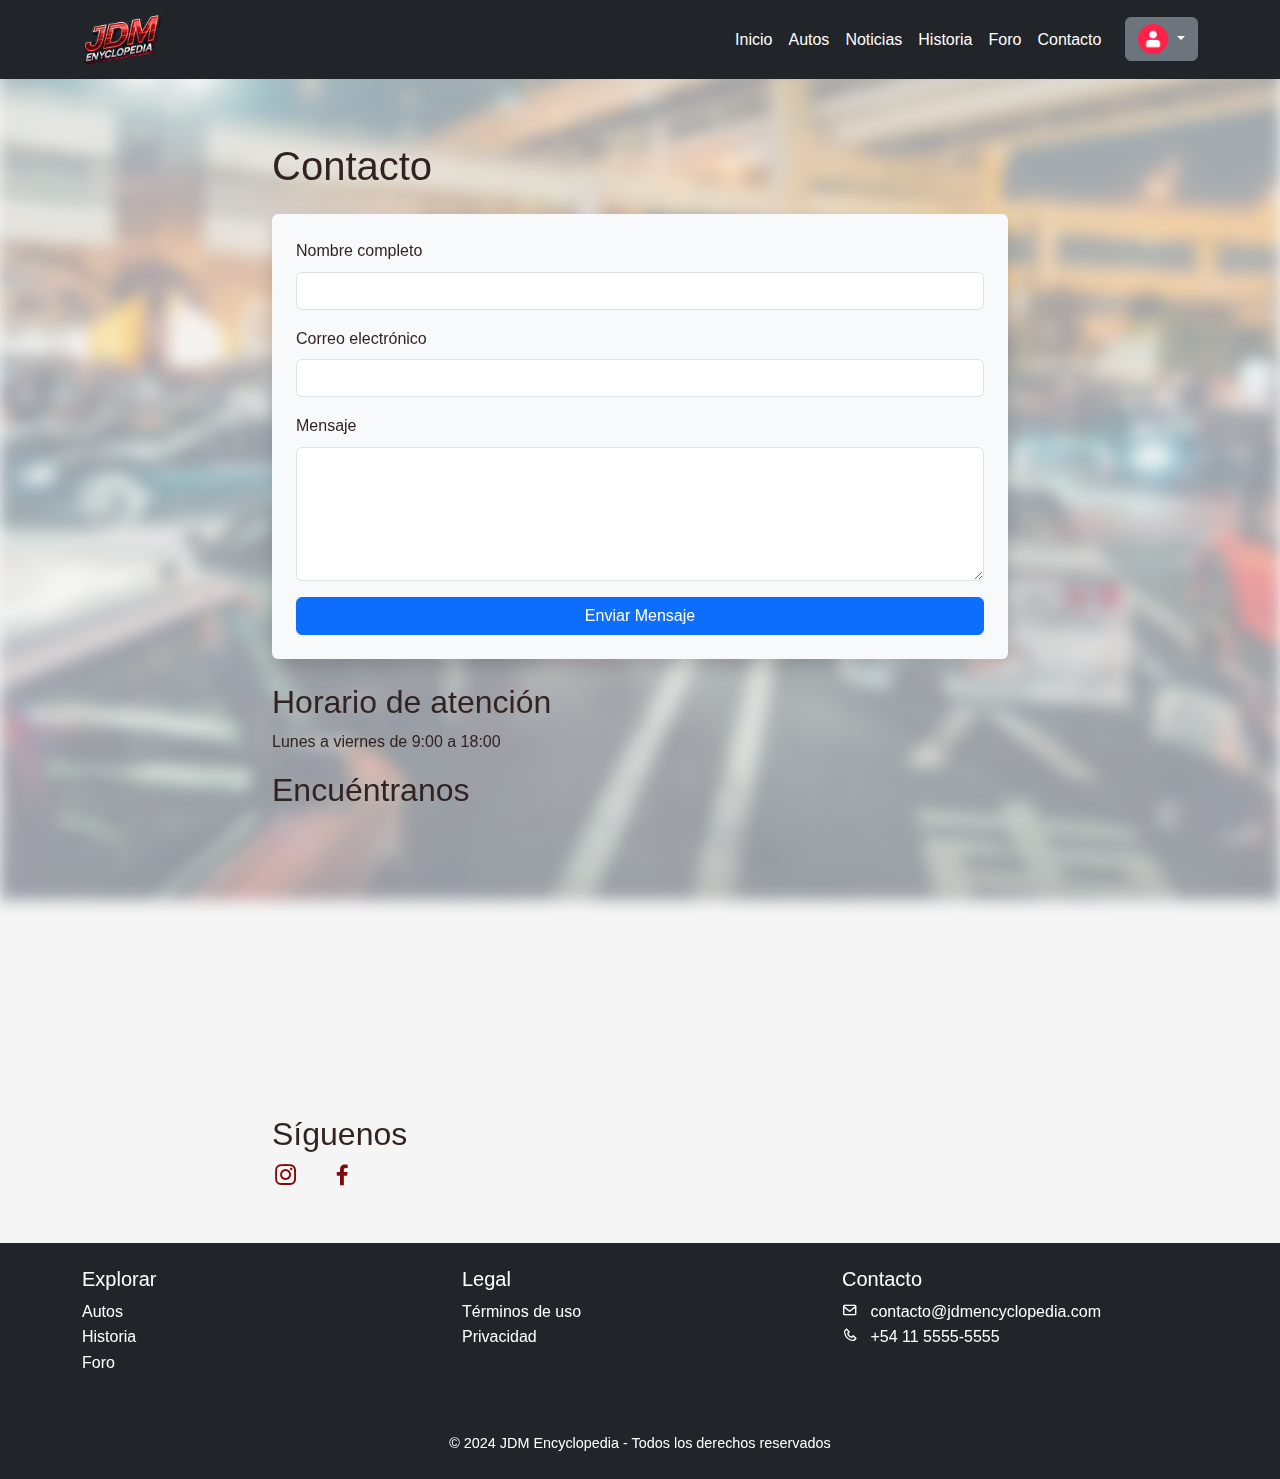
<file: pages/contact.html>
<!DOCTYPE html>
<html lang="es">

<head>
  <meta charset="UTF-8" />
  <meta name="description" content="JDM Encyclopedia - Contacto" />
  <meta name="keywords" content="JDM, autos, tuning, foro, noticias, historia" />
  <meta name="viewport" content="width=device-width, initial-scale=1.0" />
  <title>JDM Encyclopedia - Contacto</title>
  <!-- Bootstrap CSS -->
  <link href="https://cdn.jsdelivr.net/npm/bootstrap@5.3.0/dist/css/bootstrap.min.css" rel="stylesheet" />
  <!-- Estilos compilados (SCSS) -->
  <link rel="stylesheet" href="../assets/css/style.css" />
  <!-- Boxicons -->
  <link href="https://unpkg.com/boxicons@2.1.4/css/boxicons.min.css" rel="stylesheet" />
</head>

<body>
  <!-- HEADER -->
  <header>
    <nav class="navbar navbar-expand-lg navbar-dark bg-dark fixed-top">
      <div class="container">
        <a class="navbar-brand" href="../index.html">
          <img src="../assets/img/logo.png" alt="Logo JDM Encyclopedia" width="80" />
        </a>
        <button class="navbar-toggler" type="button" data-bs-toggle="collapse" data-bs-target="#navbarNav">
          <span class="navbar-toggler-icon"></span>
        </button>
        <div class="collapse navbar-collapse" id="navbarNav">
          <ul class="navbar-nav ms-auto">
            <li class="nav-item"><a class="nav-link" href="../index.html">Inicio</a></li>
            <li class="nav-item"><a class="nav-link" href="cars.html">Autos</a></li>
            <li class="nav-item"><a class="nav-link" href="news.html">Noticias</a></li>
            <li class="nav-item"><a class="nav-link" href="history.html">Historia</a></li>
            <li class="nav-item"><a class="nav-link" href="forum.html">Foro</a></li>
            <li class="nav-item">
              <a class="nav-link active" href="contact.html">Contacto</a>
            </li>
          </ul>
          <div class="dropdown ms-3">
            <button class="btn btn-secondary dropdown-toggle" data-bs-toggle="dropdown">
              <img src="../assets/img/user.png" alt="Usuario" width="30" />
            </button>
            <ul class="dropdown-menu dropdown-menu-end">
              <li><a class="dropdown-item" href="login.html">Iniciar Sesión</a></li>
              <li><a class="dropdown-item" href="../index.html">Cerrar Sesión</a></li>
              <li><a class="dropdown-item" href="register.html">Registrarse</a></li>
            </ul>
          </div>
        </div>
      </div>
    </nav>
  </header>

  <main class="container mt-5 pt-4">
    <div class="row justify-content-center">
      <div class="col-md-8">
        <h1 class="mb-4">Contacto</h1>
        <form class="bg-light p-4 rounded shadow">
          <div class="mb-3">
            <label for="nombre" class="form-label">Nombre completo</label>
            <input type="text" class="form-control" id="nombre" required />
          </div>
          <div class="mb-3">
            <label for="email" class="form-label">Correo electrónico</label>
            <input type="email" class="form-control" id="email" required />
          </div>
          <div class="mb-3">
            <label for="mensaje" class="form-label">Mensaje</label>
            <textarea class="form-control" id="mensaje" rows="5" required></textarea>
          </div>
          <button type="submit" class="btn btn-primary w-100">
            Enviar Mensaje
          </button>
        </form>
        <div class="mt-4">
          <h2>Horario de atención</h2>
          <p>Lunes a viernes de 9:00 a 18:00</p>

          <h2>Encuéntranos</h2>
          <iframe src="https://maps.app.goo.gl/6xr7X3p7VrvKNF2LA" width="100%" height="250" style="border:0;"
            allowfullscreen="" loading="lazy"></iframe>

          <h2 class="mt-4">Síguenos</h2>
          <a href="https://instagram.com/JDM" class="me-3">
            <i class="bx bxl-instagram fs-3"></i>
          </a>
          <a href="https://facebook.com/JDM">
            <i class="bx bxl-facebook fs-3"></i>
          </a>
        </div>
      </div>
    </div>
  </main>

  <!-- FOOTER -->
  <footer class="bg-dark text-white mt-5 py-4">
    <div class="container">
      <div class="row">
        <div class="col-md-4 mb-3">
          <h5>Explorar</h5>
          <ul class="list-unstyled">
            <li><a href="cars.html" class="text-white text-decoration-none">Autos</a></li>
            <li><a href="history.html" class="text-white text-decoration-none">Historia</a></li>
            <li><a href="forum.html" class="text-white text-decoration-none">Foro</a></li>
          </ul>
        </div>
        <div class="col-md-4 mb-3">
          <h5>Legal</h5>
          <ul class="list-unstyled">
            <li><a href="#" class="text-white text-decoration-none">Términos de uso</a></li>
            <li><a href="#" class="text-white text-decoration-none">Privacidad</a></li>
          </ul>
        </div>
        <div class="col-md-4">
          <h5>Contacto</h5>
          <ul class="list-unstyled">
            <li><i class="bx bx-envelope"></i> contacto@jdmencyclopedia.com</li>
            <li><i class="bx bx-phone"></i> +54 11 5555-5555</li>
          </ul>
        </div>
      </div>
      <div class="text-center mt-4">
        <p class="mb-0">&copy; 2024 JDM Encyclopedia - Todos los derechos reservados</p>
      </div>
    </div>
  </footer>

  <script src="https://cdn.jsdelivr.net/npm/bootstrap@5.3.0/dist/js/bootstrap.bundle.min.js"></script>
  <script src="../assets/js/script.js"></script>
</body>

</html>
</file>
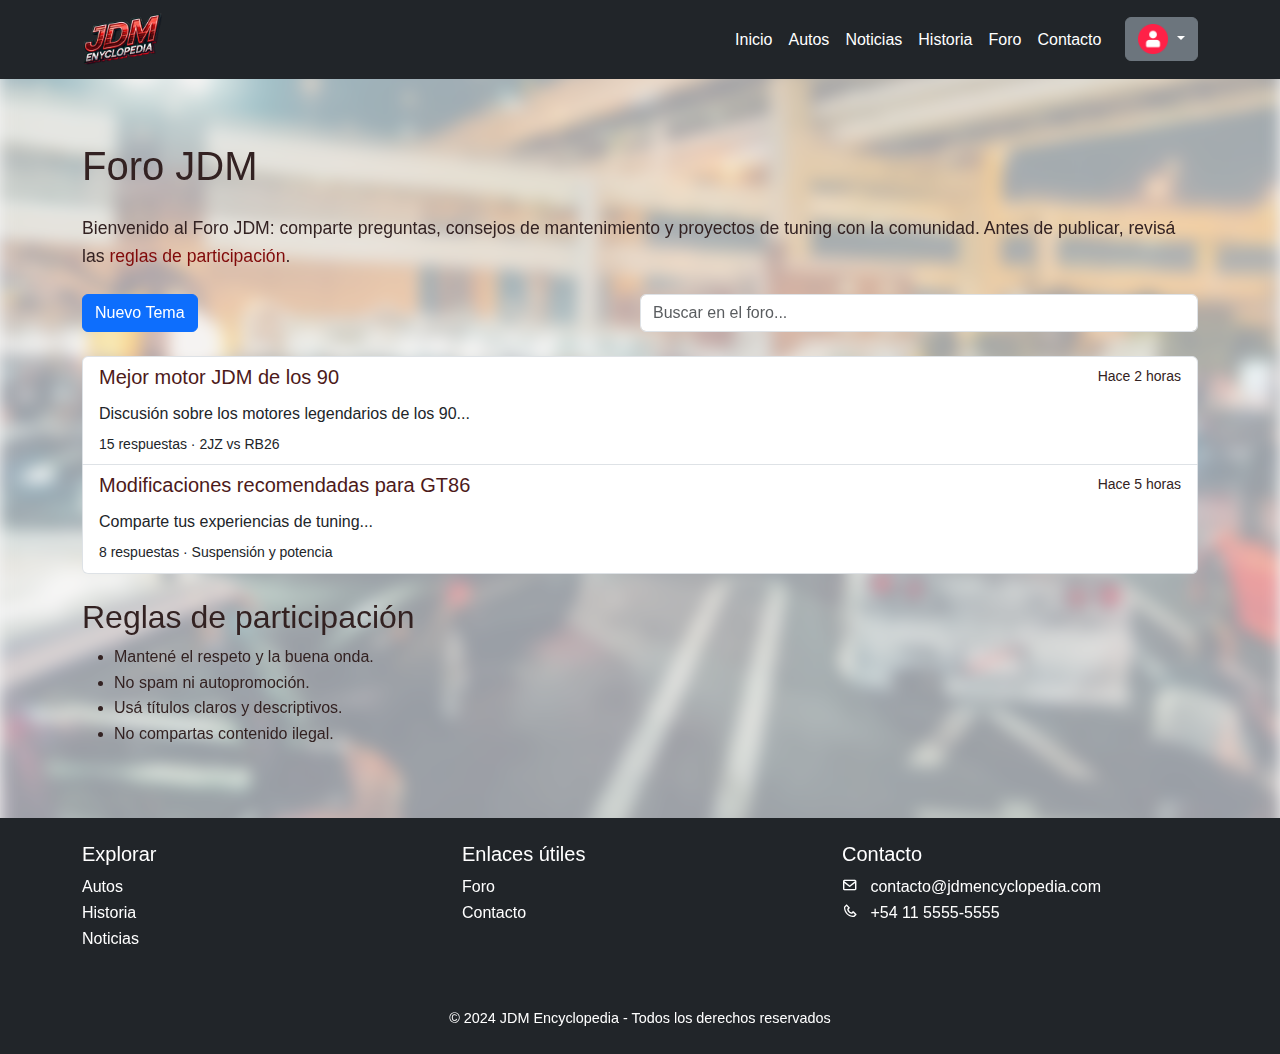
<file: pages/forum.html>
<!DOCTYPE html>
<html lang="es">

<head>
  <meta charset="UTF-8" />
  <meta name="description" content="JDM Encyclopedia - Foro" />
  <meta name="keywords" content="JDM, foro, tuning, comunidad" />
  <meta name="author" content="Manuel Dubovis" />
  <meta name="viewport" content="width=device-width, initial-scale=1.0" />
  <title>JDM Encyclopedia - Foro</title>
  <!-- Bootstrap CSS -->
  <link href="https://cdn.jsdelivr.net/npm/bootstrap@5.3.0/dist/css/bootstrap.min.css" rel="stylesheet" />
  <!-- Estilos compilados (SCSS) -->
  <link rel="stylesheet" href="../assets/css/style.css" />
  <!-- Boxicons -->
  <link href="https://unpkg.com/boxicons@2.1.4/css/boxicons.min.css" rel="stylesheet" />
</head>

<body>
  <!-- HEADER -->
  <header>
    <nav class="navbar navbar-expand-lg navbar-dark bg-dark fixed-top">
      <div class="container">
        <a class="navbar-brand" href="../index.html">
          <img src="../assets/img/logo.png" alt="Logo JDM Encyclopedia" width="80" />
        </a>
        <button class="navbar-toggler" type="button" data-bs-toggle="collapse" data-bs-target="#navbarNav">
          <span class="navbar-toggler-icon"></span>
        </button>
        <div class="collapse navbar-collapse" id="navbarNav">
          <ul class="navbar-nav ms-auto">
            <li class="nav-item">
              <a class="nav-link" href="../index.html">Inicio</a>
            </li>
            <li class="nav-item">
              <a class="nav-link" href="cars.html">Autos</a>
            </li>
            <li class="nav-item">
              <a class="nav-link" href="news.html">Noticias</a>
            </li>
            <li class="nav-item">
              <a class="nav-link" href="history.html">Historia</a>
            </li>
            <li class="nav-item">
              <a class="nav-link active" href="forum.html">Foro</a>
            </li>
            <li class="nav-item">
              <a class="nav-link" href="contact.html">Contacto</a>
            </li>
          </ul>
          <div class="dropdown ms-3">
            <button class="btn btn-secondary dropdown-toggle" data-bs-toggle="dropdown">
              <img src="../assets/img/user.png" alt="Usuario" width="30" />
            </button>
            <ul class="dropdown-menu dropdown-menu-end">
              <li><a class="dropdown-item" href="login.html">Iniciar Sesión</a></li>
              <li><a class="dropdown-item" href="../index.html">Cerrar Sesión</a></li>
              <li><a class="dropdown-item" href="register.html">Registrarse</a></li>
            </ul>
          </div>
        </div>
      </div>
    </nav>
  </header>

  <!-- MAIN CONTENT -->
  <main class="container mt-5 pt-4">
    <div class="row">
      <div class="col-12">
        <h1 class="mb-4">Foro JDM</h1>
        <p class="lead">
          Bienvenido al Foro JDM: comparte preguntas, consejos de mantenimiento y proyectos de tuning con la comunidad.
          Antes de publicar, revisá las <a href="#reglas">reglas de participación</a>.
        </p>



        <div class="d-flex justify-content-between mb-4">
          <a href="new-topic.html" class="btn btn-primary">Nuevo Tema</a>
          <div class="w-50">
            <input type="text" class="form-control" placeholder="Buscar en el foro..." />
          </div>
        </div>

        <div class="list-group">
          <a href="#" class="list-group-item list-group-item-action">
            <div class="d-flex w-100 justify-content-between">
              <h5 class="mb-1">Mejor motor JDM de los 90</h5>
              <small>Hace 2 horas</small>
            </div>
            <p class="mb-1">
              Discusión sobre los motores legendarios de los 90...
            </p>
            <small>15 respuestas · 2JZ vs RB26</small>
          </a>
          <a href="#" class="list-group-item list-group-item-action">
            <div class="d-flex w-100 justify-content-between">
              <h5 class="mb-1">Modificaciones recomendadas para GT86</h5>
              <small>Hace 5 horas</small>
            </div>
            <p class="mb-1">
              Comparte tus experiencias de tuning...
            </p>
            <small>8 respuestas · Suspensión y potencia</small>
          </a>
        </div>
        <!-- Sección de reglas -->
        <div class="my-4"></div>
        <section id="reglas" class="mb-4">
          <h2>Reglas de participación</h2>
          <ul>
            <li>Mantené el respeto y la buena onda.</li>
            <li>No spam ni autopromoción.</li>
            <li>Usá títulos claros y descriptivos.</li>
            <li>No compartas contenido ilegal.</li>
          </ul>
        </section>
      </div>
    </div>
  </main>

  <!-- FOOTER -->
  <footer class="bg-dark text-white mt-5 py-4">
    <div class="container">
      <div class="row">
        <div class="col-md-4 mb-3">
          <h5>Explorar</h5>
          <ul class="list-unstyled">
            <li><a href="cars.html" class="text-white text-decoration-none">Autos</a></li>
            <li><a href="history.html" class="text-white text-decoration-none">Historia</a></li>
            <li><a href="news.html" class="text-white text-decoration-none">Noticias</a></li>
          </ul>
        </div>
        <div class="col-md-4 mb-3">
          <h5>Enlaces útiles</h5>
          <ul class="list-unstyled">
            <li><a href="forum.html" class="text-white text-decoration-none">Foro</a></li>
            <li><a href="contact.html" class="text-white text-decoration-none">Contacto</a></li>
          </ul>
        </div>
        <div class="col-md-4">
          <h5>Contacto</h5>
          <ul class="list-unstyled">
            <li><i class="bx bx-envelope"></i> contacto@jdmencyclopedia.com</li>
            <li><i class="bx bx-phone"></i> +54 11 5555-5555</li>
          </ul>
        </div>
      </div>
      <div class="text-center mt-4">
        <p class="mb-0">&copy; 2024 JDM Encyclopedia - Todos los derechos reservados</p>
      </div>
    </div>
  </footer>

  <!-- SCRIPTS -->
  <script src="https://cdn.jsdelivr.net/npm/bootstrap@5.3.0/dist/js/bootstrap.bundle.min.js"></script>
  <script src="../assets/js/script.js"></script>
</body>

</html>
</file>
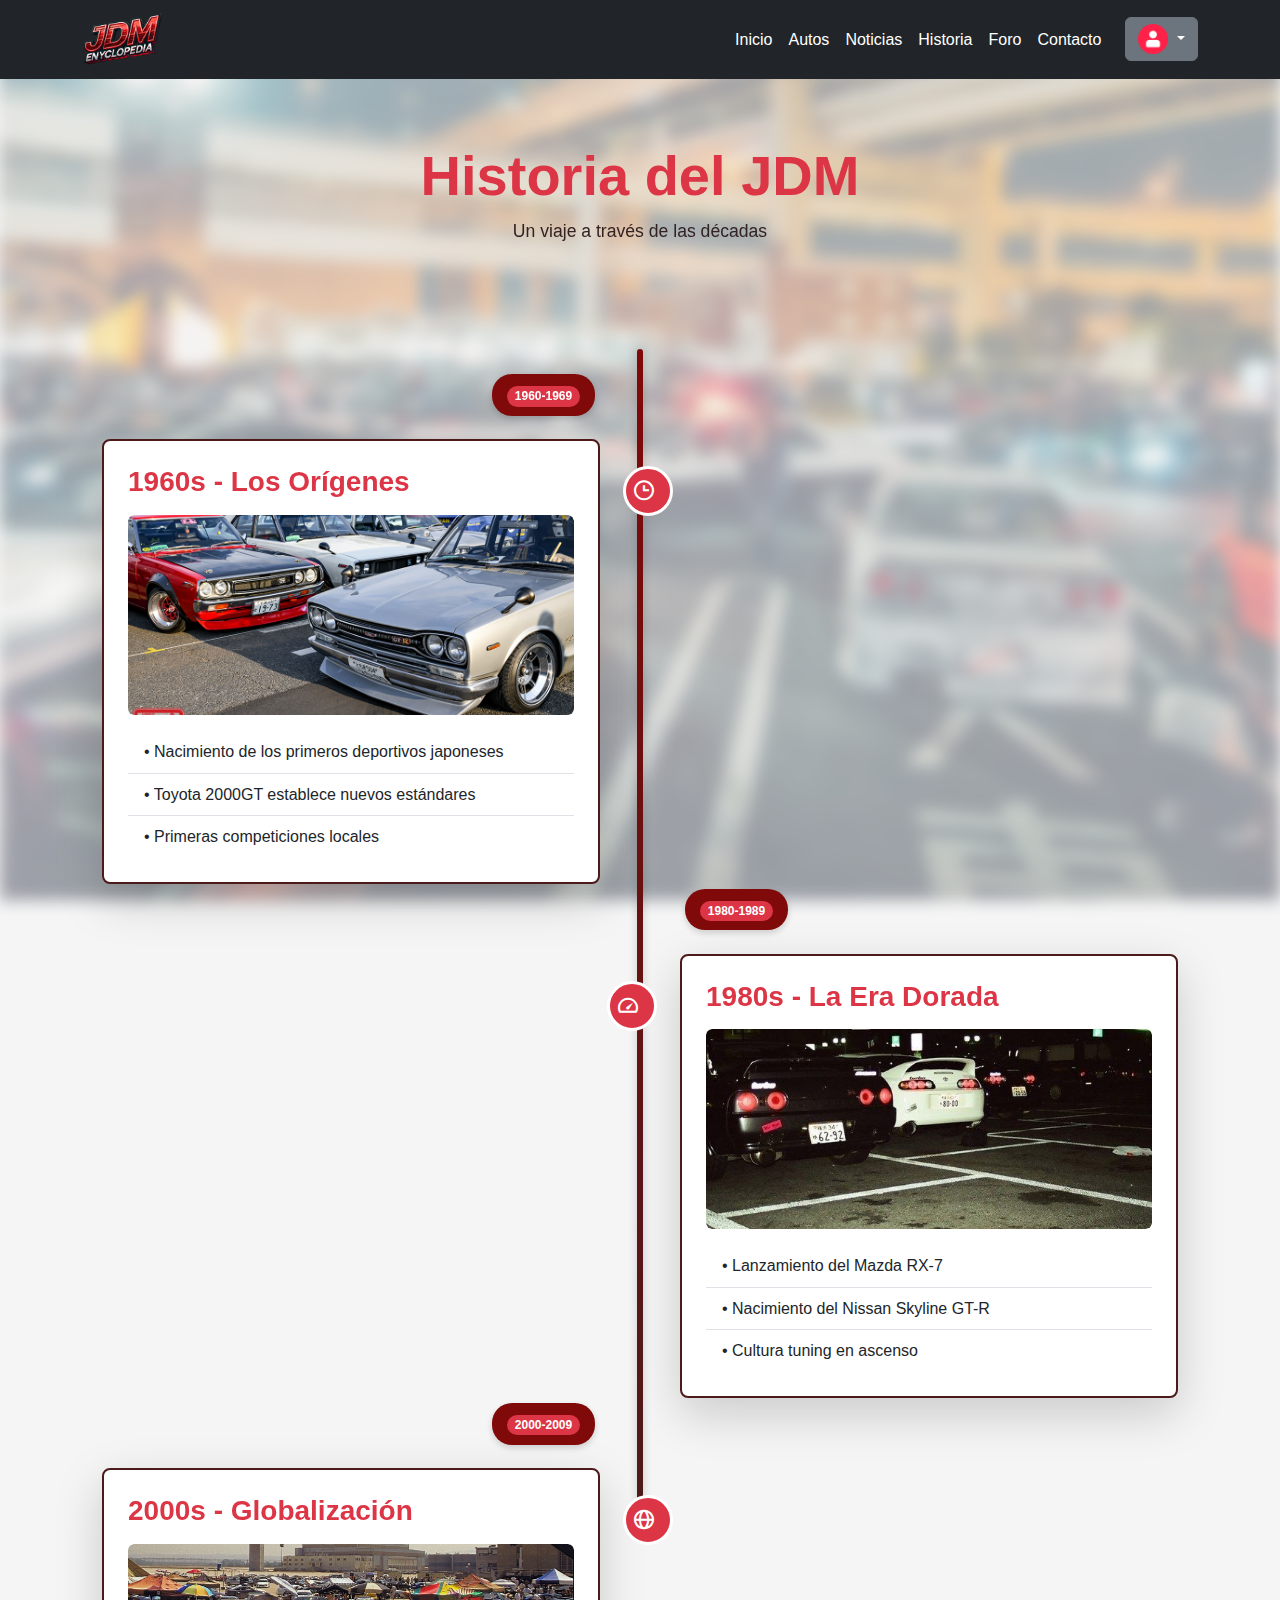
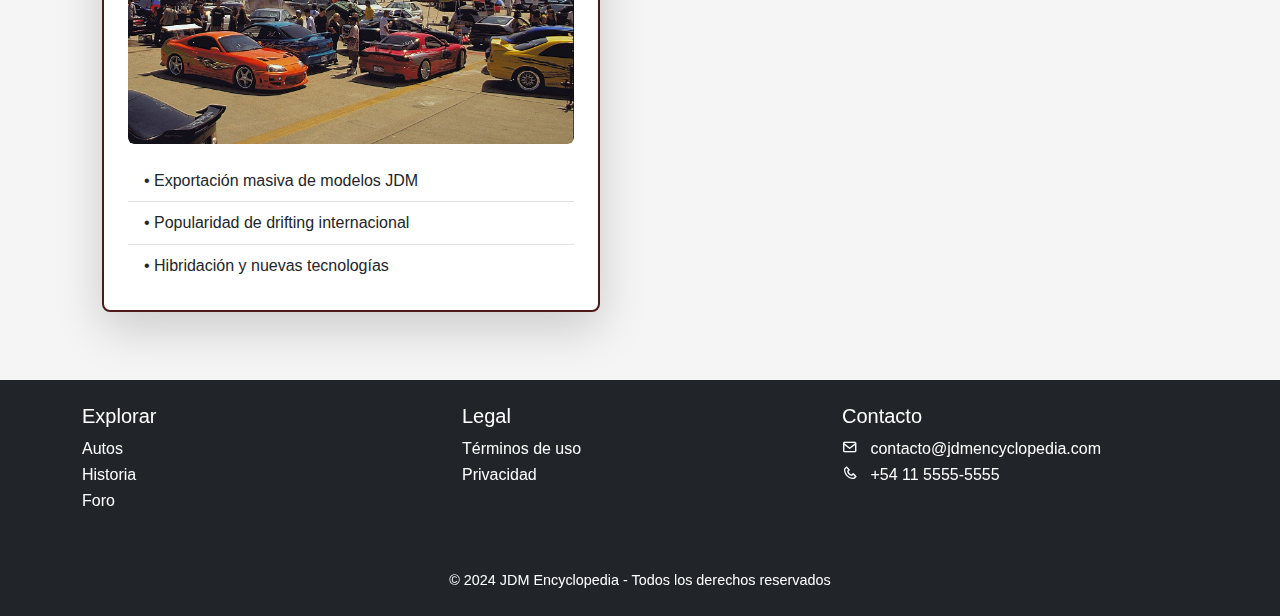
<file: pages/history.html>
<!DOCTYPE html>
<html lang="es">

<head>
  <meta charset="UTF-8" />
  <meta name="description" content="JDM Encyclopedia - Historia" />
  <meta name="keywords" content="JDM, autos, tuning, foro, noticias, historia" />
  <meta name="viewport" content="width=device-width, initial-scale=1.0" />
  <title>JDM Encyclopedia - Historia</title>
  <!-- Bootstrap CSS -->
  <link href="https://cdn.jsdelivr.net/npm/bootstrap@5.3.0/dist/css/bootstrap.min.css" rel="stylesheet" />
  <!-- Estilos compilados (SCSS) -->
  <link rel="stylesheet" href="../assets/css/style.css" />
  <!-- Boxicons -->
  <link href="https://unpkg.com/boxicons@2.1.4/css/boxicons.min.css" rel="stylesheet" />
</head>

<body>
  <!-- HEADER -->
  <header>
    <nav class="navbar navbar-expand-lg navbar-dark bg-dark fixed-top">
      <div class="container">
        <a class="navbar-brand" href="../index.html">
          <img src="../assets/img/logo.png" alt="Logo JDM Encyclopedia" width="80" />
        </a>
        <button class="navbar-toggler" type="button" data-bs-toggle="collapse" data-bs-target="#navbarNav">
          <span class="navbar-toggler-icon"></span>
        </button>
        <div class="collapse navbar-collapse" id="navbarNav">
          <ul class="navbar-nav ms-auto">
            <li class="nav-item"><a class="nav-link" href="../index.html">Inicio</a></li>
            <li class="nav-item"><a class="nav-link" href="cars.html">Autos</a></li>
            <li class="nav-item"><a class="nav-link" href="news.html">Noticias</a></li>
            <li class="nav-item">
              <a class="nav-link active" href="history.html">Historia</a>
            </li>
            <li class="nav-item"><a class="nav-link" href="forum.html">Foro</a></li>
            <li class="nav-item"><a class="nav-link" href="contact.html">Contacto</a></li>
          </ul>
          <div class="dropdown ms-3">
            <button class="btn btn-secondary dropdown-toggle" data-bs-toggle="dropdown">
              <img src="../assets/img/user.png" alt="Usuario" width="30" />
            </button>
            <ul class="dropdown-menu dropdown-menu-end">
              <li><a class="dropdown-item" href="login.html">Iniciar Sesión</a></li>
              <li><a class="dropdown-item" href="../index.html">Cerrar Sesión</a></li>
              <li><a class="dropdown-item" href="register.html">Registrarse</a></li>
            </ul>
          </div>
        </div>
      </div>
    </nav>
  </header>

  <main class="container mt-5 pt-4">
    <div class="row">
      <div class="col-12 text-center mb-5">
        <h1 class="display-4 fw-bold text-danger">Historia del JDM</h1>
        <p class="lead">Un viaje a través de las décadas</p>
      </div>

      <div class="col-12">
        <div class="timeline">
          <!-- Década 1960 -->
          <div class="timeline-item left">
            <div class="timeline-content bg-white p-4 shadow-lg rounded-3">
              <div class="timeline-icon bg-danger text-white">
                <i class="bx bx-time"></i>
              </div>
              <h3 class="text-danger fw-bold mb-3">1960s - Los Orígenes</h3>
              <div class="timeline-image mb-3">
                <img src="../assets/img/1960.jpg" alt="Década 1960" class="img-fluid rounded" />
              </div>
              <ul class="list-group list-group-flush">
                <li class="list-group-item">• Nacimiento de los primeros deportivos japoneses</li>
                <li class="list-group-item">• Toyota 2000GT establece nuevos estándares</li>
                <li class="list-group-item">• Primeras competiciones locales</li>
              </ul>
            </div>
            <div class="timeline-date">
              <span class="badge bg-danger rounded-pill">1960-1969</span>
            </div>
          </div>

          <!-- Década 1980 -->
          <div class="timeline-item right">
            <div class="timeline-content bg-white p-4 shadow-lg rounded-3">
              <div class="timeline-icon bg-danger text-white">
                <i class="bx bx-tachometer"></i>
              </div>
              <h3 class="text-danger fw-bold mb-3">1980s - La Era Dorada</h3>
              <div class="timeline-image mb-3">
                <img src="../assets/img/1980.jpg" alt="Década 1980" class="img-fluid rounded" />
              </div>
              <ul class="list-group list-group-flush">
                <li class="list-group-item">• Lanzamiento del Mazda RX-7</li>
                <li class="list-group-item">• Nacimiento del Nissan Skyline GT-R</li>
                <li class="list-group-item">• Cultura tuning en ascenso</li>
              </ul>
            </div>
            <div class="timeline-date">
              <span class="badge bg-danger rounded-pill">1980-1989</span>
            </div>
          </div>

          <!-- Década 2000 -->
          <div class="timeline-item left">
            <div class="timeline-content bg-white p-4 shadow-lg rounded-3">
              <div class="timeline-icon bg-danger text-white">
                <i class="bx bx-globe"></i>
              </div>
              <h3 class="text-danger fw-bold mb-3">2000s - Globalización</h3>
              <div class="timeline-image mb-3">
                <img src="../assets/img/2000_1423x800.jpg" alt="Década 2000" class="img-fluid rounded" />
              </div>
              <ul class="list-group list-group-flush">
                <li class="list-group-item">• Exportación masiva de modelos JDM</li>
                <li class="list-group-item">• Popularidad de drifting internacional</li>
                <li class="list-group-item">• Hibridación y nuevas tecnologías</li>
              </ul>
            </div>
            <div class="timeline-date">
              <span class="badge bg-danger rounded-pill">2000-2009</span>
            </div>
          </div>
        </div>
      </div>
    </div>
  </main>

  <!-- FOOTER -->
  <footer class="bg-dark text-white mt-5 py-4">
    <div class="container">
      <div class="row">
        <div class="col-md-4 mb-3">
          <h5>Explorar</h5>
          <ul class="list-unstyled">
            <li><a href="cars.html" class="text-white text-decoration-none">Autos</a></li>
            <li><a href="history.html" class="text-white text-decoration-none">Historia</a></li>
            <li><a href="forum.html" class="text-white text-decoration-none">Foro</a></li>
          </ul>
        </div>
        <div class="col-md-4 mb-3">
          <h5>Legal</h5>
          <ul class="list-unstyled">
            <li><a href="#" class="text-white text-decoration-none">Términos de uso</a></li>
            <li><a href="#" class="text-white text-decoration-none">Privacidad</a></li>
          </ul>
        </div>
        <div class="col-md-4">
          <h5>Contacto</h5>
          <ul class="list-unstyled">
            <li><i class="bx bx-envelope"></i> contacto@jdmencyclopedia.com</li>
            <li><i class="bx bx-phone"></i> +54 11 5555-5555</li>
          </ul>
        </div>
      </div>
      <div class="text-center mt-4">
        <p class="mb-0">&copy; 2024 JDM Encyclopedia - Todos los derechos reservados</p>
      </div>
    </div>
  </footer>

  <script src="https://cdn.jsdelivr.net/npm/bootstrap@5.3.0/dist/js/bootstrap.bundle.min.js"></script>
  <script src="../assets/js/script.js"></script>
</body>

</html>
</file>
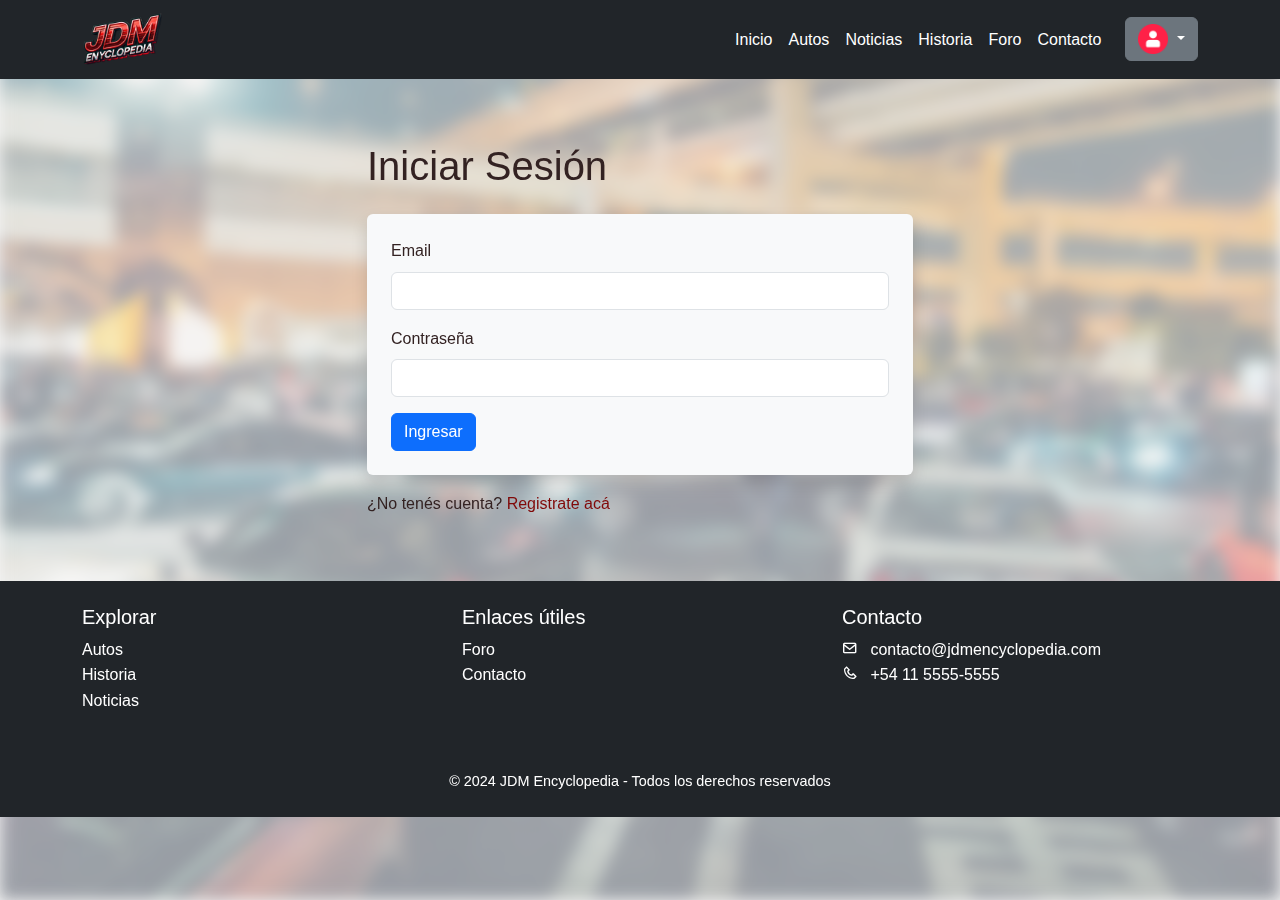
<file: pages/login.html>
<!DOCTYPE html>
<html lang="es">

<head>
  <meta charset="UTF-8" />
  <meta name="description" content="JDM Encyclopedia - Iniciar Sesión" />
  <meta name="keywords" content="JDM, autos, tuning, foro, noticias, historia" />
  <meta name="viewport" content="width=device-width, initial-scale=1.0" />
  <title>JDM Encyclopedia - Iniciar Sesión</title>
  <!-- Bootstrap CSS -->
  <link href="https://cdn.jsdelivr.net/npm/bootstrap@5.3.0/dist/css/bootstrap.min.css" rel="stylesheet" />
  <!-- Estilos compilados (SCSS) -->
  <link rel="stylesheet" href="../assets/css/style.css" />
  <!-- Boxicons -->
  <link href="https://unpkg.com/boxicons@2.1.4/css/boxicons.min.css" rel="stylesheet" />
</head>

<body>
  <!-- HEADER -->
  <header>
    <nav class="navbar navbar-expand-lg navbar-dark bg-dark fixed-top">
      <div class="container">
        <a class="navbar-brand" href="../index.html">
          <img src="../assets/img/logo.png" alt="Logo JDM Encyclopedia" width="80" />
        </a>
        <button class="navbar-toggler" type="button" data-bs-toggle="collapse" data-bs-target="#navbarNav">
          <span class="navbar-toggler-icon"></span>
        </button>
        <div class="collapse navbar-collapse" id="navbarNav">
          <ul class="navbar-nav ms-auto">
            <li class="nav-item"><a class="nav-link" href="../index.html">Inicio</a></li>
            <li class="nav-item"><a class="nav-link" href="cars.html">Autos</a></li>
            <li class="nav-item"><a class="nav-link" href="news.html">Noticias</a></li>
            <li class="nav-item"><a class="nav-link" href="history.html">Historia</a></li>
            <li class="nav-item"><a class="nav-link" href="forum.html">Foro</a></li>
            <li class="nav-item"><a class="nav-link" href="contact.html">Contacto</a></li>
          </ul>
          <div class="dropdown ms-3">
            <button class="btn btn-secondary dropdown-toggle" data-bs-toggle="dropdown">
              <img src="../assets/img/user.png" alt="Usuario" width="30" />
            </button>
            <ul class="dropdown-menu dropdown-menu-end">
              <!-- <li><a class="dropdown-item" href="login.html">Iniciar Sesión</a></li> -->
              <li><a class="dropdown-item" href="../index.html">Cerrar Sesión</a></li>
              <li><a class="dropdown-item" href="register.html">Registrarse</a></li>
            </ul>
          </div>
        </div>
      </div>
    </nav>
  </header>

  <!-- MAIN CONTENT -->
  <main class="container mt-5 pt-4">
    <div class="row justify-content-center">
      <div class="col-md-6">
        <h1 class="mb-4">Iniciar Sesión</h1>
        <form class="bg-light p-4 rounded shadow" action="#" method="POST">
          <div class="mb-3">
            <label for="email" class="form-label">Email</label>
            <input type="email" id="email" class="form-control" required />
          </div>
          <div class="mb-3">
            <label for="password" class="form-label">Contraseña</label>
            <input type="password" id="password" class="form-control" required />
          </div>
          <button type="submit" class="btn btn-primary">Ingresar</button>
        </form>
        <p class="mt-3">
          ¿No tenés cuenta?
          <a href="register.html">Registrate acá</a>
        </p>
      </div>
    </div>
  </main>

  <!-- FOOTER -->
  <footer class="bg-dark text-white mt-5 py-4">
    <div class="container">
      <div class="row">
        <div class="col-md-4 mb-3">
          <h5>Explorar</h5>
          <ul class="list-unstyled">
            <li><a href="../cars.html" class="text-white text-decoration-none">Autos</a></li>
            <li><a href="../history.html" class="text-white text-decoration-none">Historia</a></li>
            <li><a href="../news.html" class="text-white text-decoration-none">Noticias</a></li>
          </ul>
        </div>
        <div class="col-md-4 mb-3">
          <h5>Enlaces útiles</h5>
          <ul class="list-unstyled">
            <li><a href="../forum.html" class="text-white text-decoration-none">Foro</a></li>
            <li><a href="../contact.html" class="text-white text-decoration-none">Contacto</a></li>
          </ul>
        </div>
        <div class="col-md-4">
          <h5>Contacto</h5>
          <ul class="list-unstyled">
            <li><i class="bx bx-envelope"></i> contacto@jdmencyclopedia.com</li>
            <li><i class="bx bx-phone"></i> +54 11 5555-5555</li>
          </ul>
        </div>
      </div>
      <div class="text-center mt-4">
        <p class="mb-0">&copy; 2024 JDM Encyclopedia - Todos los derechos reservados</p>
      </div>
    </div>
  </footer>

  <!-- Scripts -->
  <script src="https://cdn.jsdelivr.net/npm/bootstrap@5.3.0/dist/js/bootstrap.bundle.min.js"></script>
  <script src="../assets/js/script.js"></script>
</body>

</html>
</file>
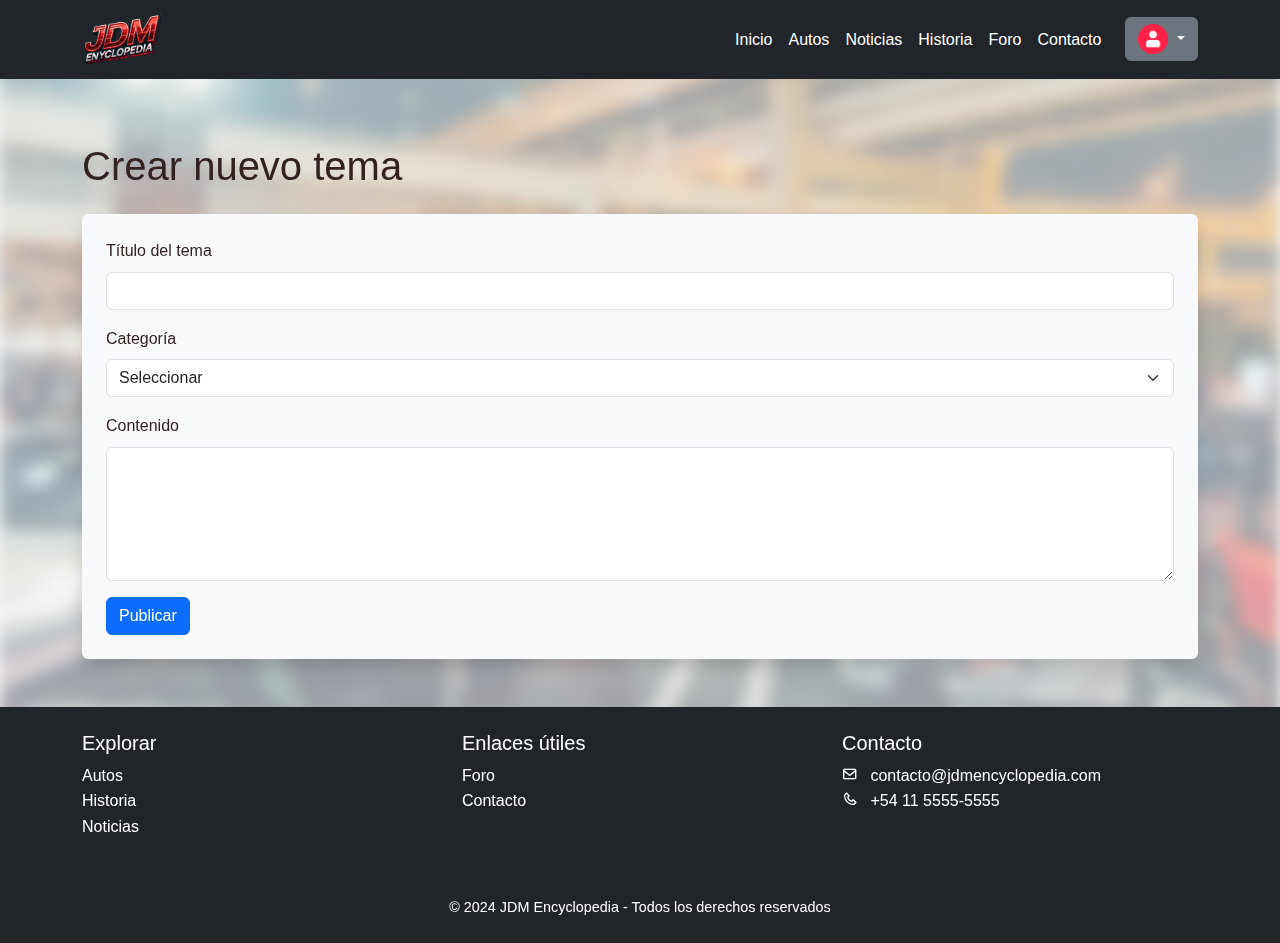
<file: pages/new-topic.html>
<!DOCTYPE html>
<html lang="es">

<head>
  <meta charset="UTF-8" />
  <meta name="description" content="JDM Encyclopedia - Nuevo Tema" />
  <meta name="keywords" content="JDM, autos, tuning, foro, noticias, historia" />
  <meta name="viewport" content="width=device-width, initial-scale=1.0" />
  <title>JDM Encyclopedia - Nuevo Tema</title>
  <!-- Bootstrap CSS -->
  <link href="https://cdn.jsdelivr.net/npm/bootstrap@5.3.0/dist/css/bootstrap.min.css" rel="stylesheet" />
  <!-- Estilos compilados (SCSS) -->
  <link rel="stylesheet" href="../assets/css/style.css" />
  <!-- Boxicons -->
  <link href="https://unpkg.com/boxicons@2.1.4/css/boxicons.min.css" rel="stylesheet" />
</head>

<body>
  <!-- HEADER (idéntico al resto de pages) -->
  <header>
    <nav class="navbar navbar-expand-lg navbar-dark bg-dark fixed-top">
      <div class="container">
        <a class="navbar-brand" href="../index.html">
          <img src="../assets/img/logo.png" alt="Logo JDM Encyclopedia" width="80" />
        </a>
        <button class="navbar-toggler" type="button" data-bs-toggle="collapse" data-bs-target="#navbarNav">
          <span class="navbar-toggler-icon"></span>
        </button>
        <div class="collapse navbar-collapse" id="navbarNav">
          <ul class="navbar-nav ms-auto">
            <li class="nav-item"><a class="nav-link" href="../index.html">Inicio</a></li>
            <li class="nav-item"><a class="nav-link" href="cars.html">Autos</a></li>
            <li class="nav-item"><a class="nav-link" href="news.html">Noticias</a></li>
            <li class="nav-item"><a class="nav-link" href="history.html">Historia</a></li>
            <li class="nav-item"><a class="nav-link" href="forum.html">Foro</a></li>
            <li class="nav-item"><a class="nav-link" href="contact.html">Contacto</a></li>
          </ul>
          <div class="dropdown ms-3">
            <button class="btn btn-secondary dropdown-toggle" data-bs-toggle="dropdown">
              <img src="../assets/img/user.png" alt="Usuario" width="30" />
            </button>
            <ul class="dropdown-menu dropdown-menu-end">
              <li><a class="dropdown-item" href="login.html">Iniciar Sesión</a></li>
              <li><a class="dropdown-item" href="../index.html">Cerrar Sesión</a></li>
              <li><a class="dropdown-item" href="register.html">Registrarse</a></li>
            </ul>
          </div>
        </div>
      </div>
    </nav>
  </header>

  <!-- MAIN CONTENT -->
  <main class="container mt-5 pt-4">
    <div class="row">
      <div class="col-12">
        <h1 class="mb-4">Crear nuevo tema</h1>
        <form class="bg-light p-4 rounded shadow" action="#" method="POST">
          <div class="mb-3">
            <label for="title" class="form-label">Título del tema</label>
            <input type="text" id="title" class="form-control" required />
          </div>
          <div class="mb-3">
            <label for="category" class="form-label">Categoría</label>
            <select id="category" class="form-select" required>
              <option value="">Seleccionar</option>
              <option value="general">General</option>
              <option value="autos">Autos</option>
              <option value="tuning">Tuning</option>
              <option value="off-topic">Off-topic</option>
            </select>
          </div>
          <div class="mb-3">
            <label for="content" class="form-label">Contenido</label>
            <textarea id="content" class="form-control" rows="5" required></textarea>
          </div>
          <button type="submit" class="btn btn-primary">Publicar</button>
        </form>
      </div>
    </div>
  </main>

  <!-- FOOTER (idéntico al resto) -->
  <footer class="bg-dark text-white mt-5 py-4">
    <div class="container">
      <div class="row">
        <div class="col-md-4 mb-3">
          <h5>Explorar</h5>
          <ul class="list-unstyled">
            <li><a href="../cars.html" class="text-white text-decoration-none">Autos</a></li>
            <li><a href="../history.html" class="text-white text-decoration-none">Historia</a></li>
            <li><a href="../news.html" class="text-white text-decoration-none">Noticias</a></li>
          </ul>
        </div>
        <div class="col-md-4 mb-3">
          <h5>Enlaces útiles</h5>
          <ul class="list-unstyled">
            <li><a href="../forum.html" class="text-white text-decoration-none">Foro</a></li>
            <li><a href="../contact.html" class="text-white text-decoration-none">Contacto</a></li>
          </ul>
        </div>
        <div class="col-md-4">
          <h5>Contacto</h5>
          <ul class="list-unstyled">
            <li><i class="bx bx-envelope"></i> contacto@jdmencyclopedia.com</li>
            <li><i class="bx bx-phone"></i> +54 11 5555-5555</li>
          </ul>
        </div>
      </div>
      <div class="text-center mt-4">
        <p class="mb-0">&copy; 2024 JDM Encyclopedia - Todos los derechos reservados</p>
      </div>
    </div>
  </footer>

  <!-- Scripts -->
  <script src="https://cdn.jsdelivr.net/npm/bootstrap@5.3.0/dist/js/bootstrap.bundle.min.js"></script>
  <script src="../assets/js/script.js"></script>
</body>

</html>
</file>
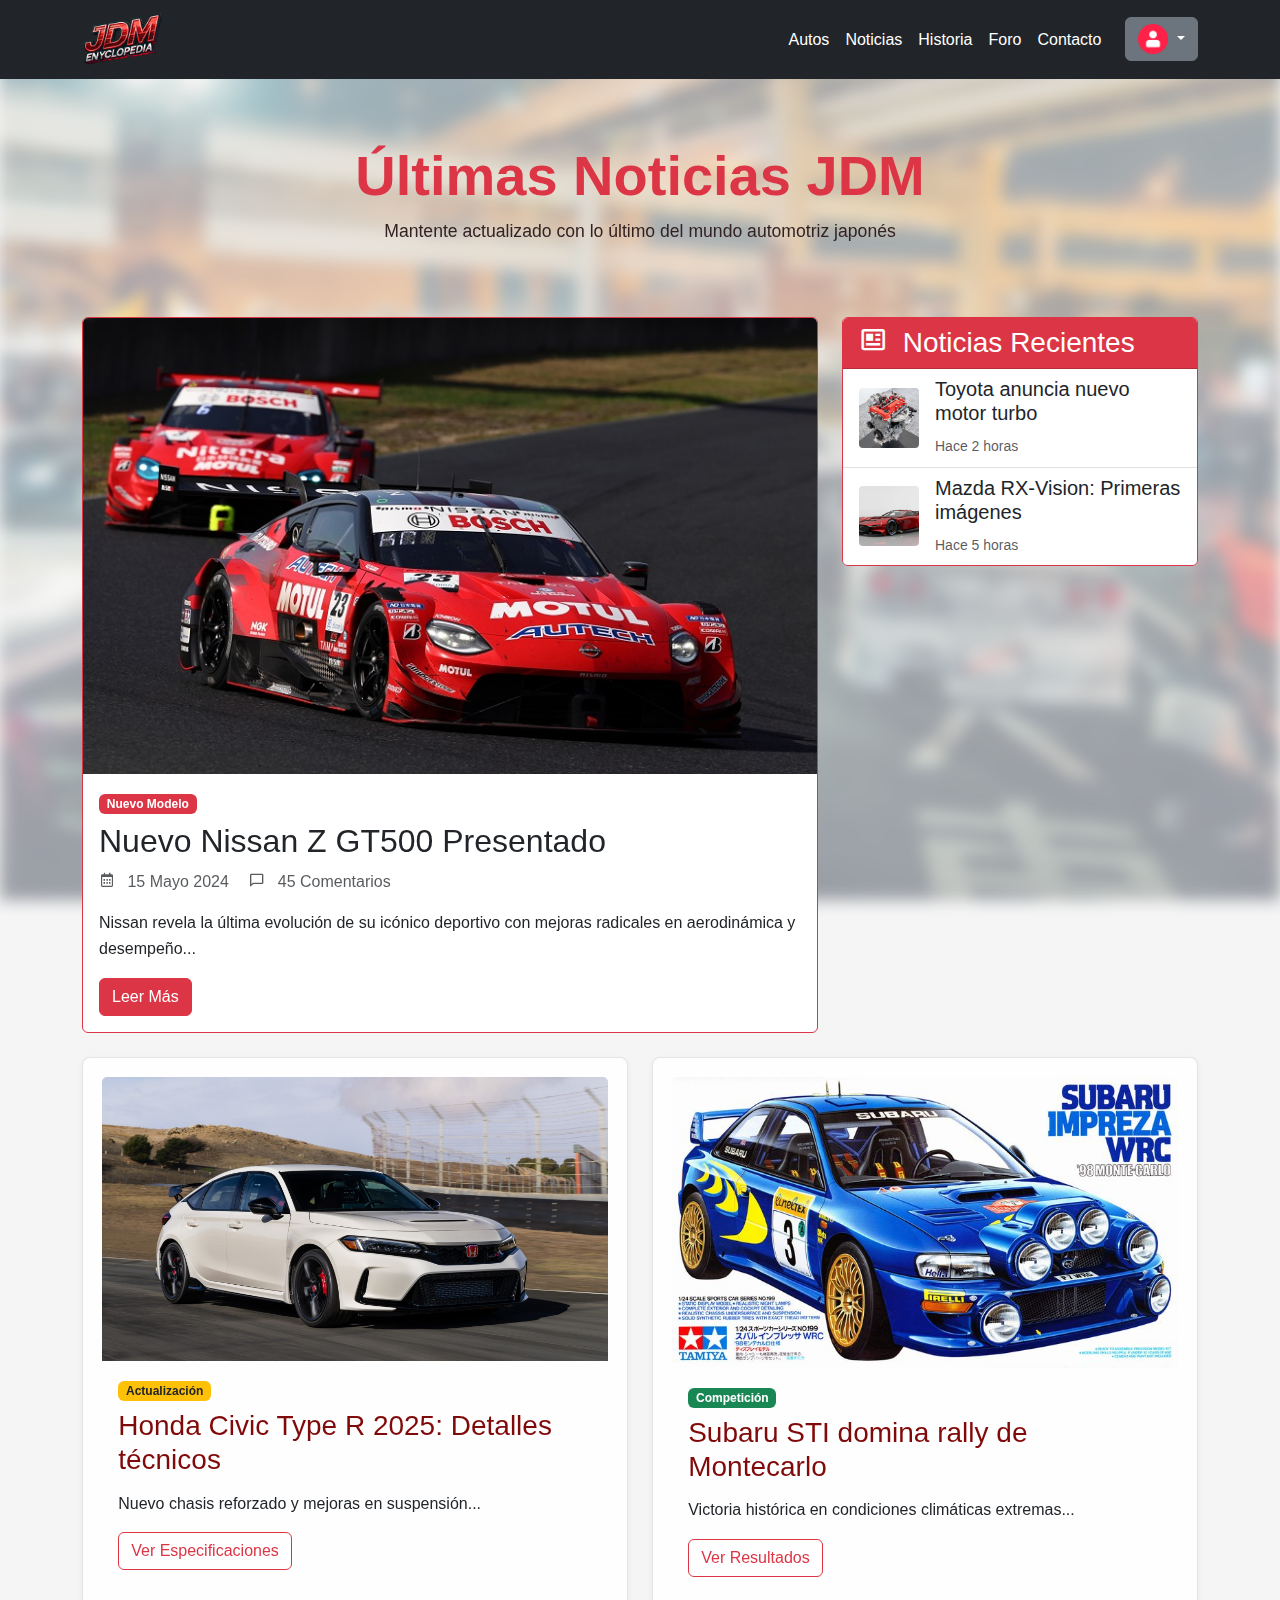
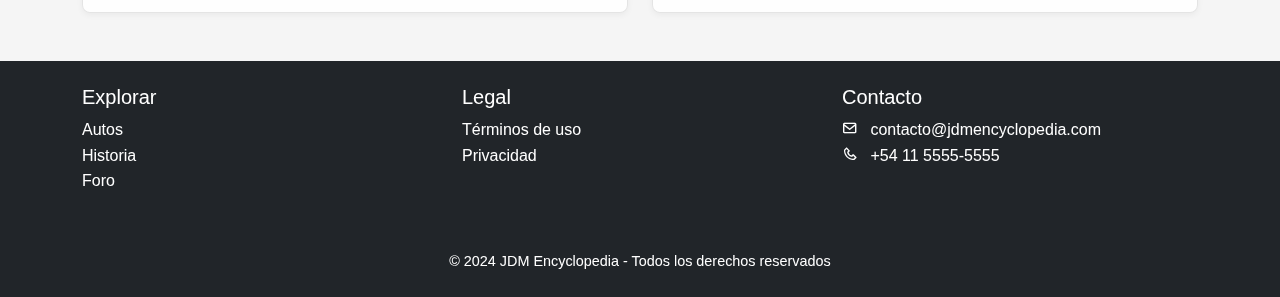
<file: pages/news.html>
<!DOCTYPE html>
<html lang="es">

<head>
  <meta charset="UTF-8" />
  <meta name="description" content="JDM Encyclopedia - Noticias" />
  <meta name="keywords" content="JDM, autos, tuning, foro, noticias, historia" />
  <meta name="viewport" content="width=device-width, initial-scale=1.0" />
  <title>JDM Encyclopedia - Noticias</title>
  <!-- Bootstrap CSS -->
  <link href="https://cdn.jsdelivr.net/npm/bootstrap@5.3.0/dist/css/bootstrap.min.css" rel="stylesheet" />
  <!-- Estilos compilados (SCSS) -->
  <link rel="stylesheet" href="../assets/css/style.css" />
  <!-- Boxicons -->
  <link href="https://unpkg.com/boxicons@2.1.4/css/boxicons.min.css" rel="stylesheet" />
</head>

<body>
  <!-- HEADER -->
  <header>
    <nav class="navbar navbar-expand-lg navbar-dark bg-dark fixed-top">
      <div class="container">
        <a class="navbar-brand" href="../index.html">
          <img src="../assets/img/logo.png" alt="Logo JDM Encyclopedia" width="80" />
        </a>
        <button class="navbar-toggler" type="button" data-bs-toggle="collapse" data-bs-target="#navbarNav">
          <span class="navbar-toggler-icon"></span>
        </button>
        <div class="collapse navbar-collapse" id="navbarNav">
          <ul class="navbar-nav ms-auto">
            <li class="nav-item"><a class="nav-link" href="cars.html">Autos</a></li>
            <li class="nav-item">
              <a class="nav-link active" href="news.html">Noticias</a>
            </li>
            <li class="nav-item"><a class="nav-link" href="history.html">Historia</a></li>
            <li class="nav-item"><a class="nav-link" href="forum.html">Foro</a></li>
            <li class="nav-item"><a class="nav-link" href="contact.html">Contacto</a></li>
          </ul>
          <div class="dropdown ms-3">
            <button class="btn btn-secondary dropdown-toggle" data-bs-toggle="dropdown">
              <img src="../assets/img/user.png" alt="Usuario" width="30" />
            </button>
            <ul class="dropdown-menu dropdown-menu-end">
              <li><a class="dropdown-item" href="login.html">Iniciar Sesión</a></li>
              <li><a class="dropdown-item" href="../index.html">Cerrar Sesión</a></li>
              <li><a class="dropdown-item" href="register.html">Registrarse</a></li>
            </ul>
          </div>
        </div>
      </div>
    </nav>
  </header>

  <main class="container mt-5 pt-4">
    <div class="row">
      <div class="col-12 text-center mb-5">
        <h1 class="display-4 fw-bold text-danger">Últimas Noticias JDM</h1>
        <p class="lead">Mantente actualizado con lo último del mundo automotriz japonés</p>
      </div>

      <!-- Artículo Destacado -->
      <div class="col-lg-8 mb-4">
        <article class="card featured-article border-danger">
          <img src="../assets/img/news/featured.jpeg" class="card-img-top" alt="Nissan Z GT500" />
          <div class="card-body">
            <span class="badge bg-danger mb-2">Nuevo Modelo</span>
            <h2 class="card-title">Nuevo Nissan Z GT500 Presentado</h2>
            <div class="meta mb-3">
              <span class="text-muted"><i class="bx bx-calendar"></i> 15 Mayo 2024</span>
              <span class="text-muted ms-3"><i class="bx bx-comment"></i> 45 Comentarios</span>
            </div>
            <p class="card-text">
              Nissan revela la última evolución de su icónico deportivo con
              mejoras radicales en aerodinámica y desempeño...
            </p>
            <a href="#" class="btn btn-danger">Leer Más</a>
          </div>
        </article>
      </div>

      <!-- Sidebar Noticias Recientes -->
      <div class="col-lg-4">
        <div class="card border-danger mb-4">
          <div class="card-header bg-danger text-white">
            <h3 class="mb-0">
              <i class="bx bx-news"></i> Noticias Recientes
            </h3>
          </div>
          <div class="list-group list-group-flush">
            <a href="#" class="list-group-item list-group-item-action d-flex align-items-center">
              <img src="../assets/img/news/1.jpg" alt="Toyota" class="news-thumb me-3" />
              <div>
                <h5>Toyota anuncia nuevo motor turbo</h5>
                <small class="text-muted">Hace 2 horas</small>
              </div>
            </a>
            <a href="#" class="list-group-item list-group-item-action d-flex align-items-center">
              <img src="../assets/img/news/2.jpg" alt="Mazda" class="news-thumb me-3" />
              <div>
                <h5>Mazda RX-Vision: Primeras imágenes</h5>
                <small class="text-muted">Hace 5 horas</small>
              </div>
            </a>
          </div>
        </div>
      </div>

      <!-- Listado de Artículos -->
      <div class="col-12">
        <div class="row row-cols-1 row-cols-md-2 g-4">
          <div class="col">
            <article class="card h-100 news-card">
              <img src="../assets/img/news/3.jpg" class="card-img-top" alt="Honda Civic Type R" />
              <div class="card-body">
                <span class="badge bg-warning text-dark mb-2">Actualización</span>
                <h3>Honda Civic Type R 2025: Detalles técnicos</h3>
                <p class="card-text">
                  Nuevo chasis reforzado y mejoras en suspensión...
                </p>
                <a href="#" class="btn btn-outline-danger">Ver Especificaciones</a>
              </div>
            </article>
          </div>

          <div class="col">
            <article class="card h-100 news-card">
              <img src="../assets/img/news/4.jpg" class="card-img-top" alt="Subaru STI" />
              <div class="card-body">
                <span class="badge bg-success mb-2">Competición</span>
                <h3>Subaru STI domina rally de Montecarlo</h3>
                <p class="card-text">
                  Victoria histórica en condiciones climáticas extremas...
                </p>
                <a href="#" class="btn btn-outline-danger">Ver Resultados</a>
              </div>
            </article>
          </div>
        </div>
      </div>
    </div>
  </main>

  <!-- FOOTER -->
  <footer class="bg-dark text-white mt-5 py-4">
    <div class="container">
      <div class="row">
        <div class="col-md-4 mb-3">
          <h5>Explorar</h5>
          <ul class="list-unstyled">
            <li><a href="cars.html" class="text-white text-decoration-none">Autos</a></li>
            <li><a href="history.html" class="text-white text-decoration-none">Historia</a></li>
            <li><a href="forum.html" class="text-white text-decoration-none">Foro</a></li>
          </ul>
        </div>
        <div class="col-md-4 mb-3">
          <h5>Legal</h5>
          <ul class="list-unstyled">
            <li><a href="#" class="text-white text-decoration-none">Términos de uso</a></li>
            <li><a href="#" class="text-white text-decoration-none">Privacidad</a></li>
          </ul>
        </div>
        <div class="col-md-4">
          <h5>Contacto</h5>
          <ul class="list-unstyled">
            <li><i class="bx bx-envelope"></i> contacto@jdmencyclopedia.com</li>
            <li><i class="bx bx-phone"></i> +54 11 5555-5555</li>
          </ul>
        </div>
      </div>
      <div class="text-center mt-4">
        <p class="mb-0">&copy; 2024 JDM Encyclopedia - Todos los derechos reservados</p>
      </div>
    </div>
  </footer>

  <script src="https://cdn.jsdelivr.net/npm/bootstrap@5.3.0/dist/js/bootstrap.bundle.min.js"></script>
  <script src="../assets/js/script.js"></script>
</body>

</html>
</file>
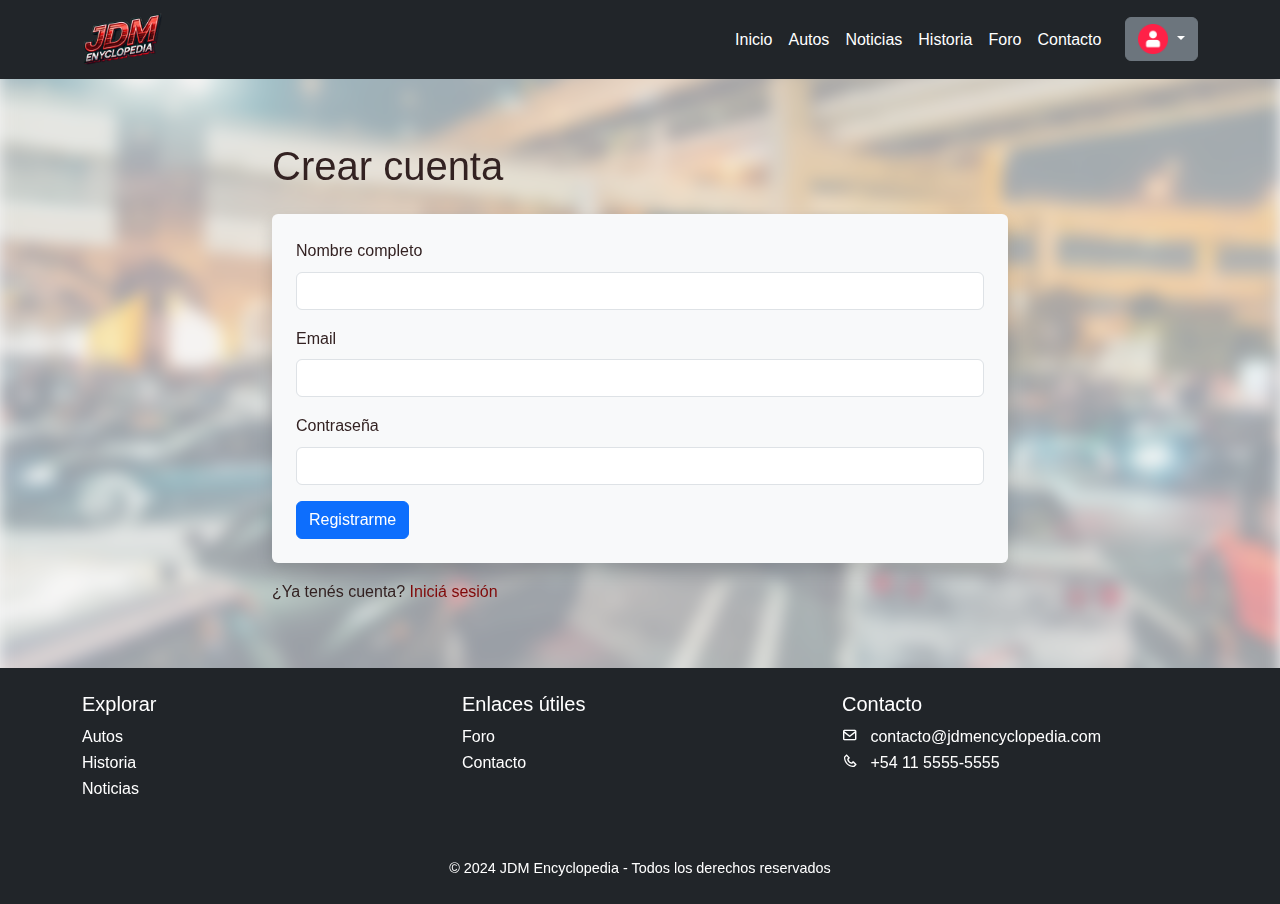
<file: pages/register.html>
<!DOCTYPE html>
<html lang="es">

<head>
  <meta charset="UTF-8" />
  <meta name="description" content="JDM Encyclopedia - Registrarse" />
  <meta name="keywords" content="JDM, autos, tuning, foro, noticias, historia" />
  <meta name="viewport" content="width=device-width, initial-scale=1.0" />
  <title>JDM Encyclopedia - Registrarse</title>
  <!-- Bootstrap CSS -->
  <link href="https://cdn.jsdelivr.net/npm/bootstrap@5.3.0/dist/css/bootstrap.min.css" rel="stylesheet" />
  <!-- Estilos compilados (SCSS) -->
  <link rel="stylesheet" href="../assets/css/style.css" />
  <!-- Boxicons -->
  <link href="https://unpkg.com/boxicons@2.1.4/css/boxicons.min.css" rel="stylesheet" />
</head>

<body>
  <!-- HEADER (idéntico a login.html) -->
  <header>
    <nav class="navbar navbar-expand-lg navbar-dark bg-dark fixed-top">
      <div class="container">
        <a class="navbar-brand" href="../index.html">
          <img src="../assets/img/logo.png" alt="Logo JDM Encyclopedia" width="80" />
        </a>
        <button class="navbar-toggler" type="button" data-bs-toggle="collapse" data-bs-target="#navbarNav">
          <span class="navbar-toggler-icon"></span>
        </button>
        <div class="collapse navbar-collapse" id="navbarNav">
          <ul class="navbar-nav ms-auto">
            <li class="nav-item"><a class="nav-link" href="../index.html">Inicio</a></li>
            <li class="nav-item"><a class="nav-link" href="cars.html">Autos</a></li>
            <li class="nav-item"><a class="nav-link" href="news.html">Noticias</a></li>
            <li class="nav-item"><a class="nav-link" href="history.html">Historia</a></li>
            <li class="nav-item"><a class="nav-link" href="forum.html">Foro</a></li>
            <li class="nav-item"><a class="nav-link" href="contact.html">Contacto</a></li>
          </ul>
          <div class="dropdown ms-3">
            <button class="btn btn-secondary dropdown-toggle" data-bs-toggle="dropdown">
              <img src="../assets/img/user.png" alt="Usuario" width="30" />
            </button>
            <ul class="dropdown-menu dropdown-menu-end">
              <li><a class="dropdown-item" href="login.html">Iniciar Sesión</a></li>
              <li><a class="dropdown-item" href="../index.html">Cerrar Sesión</a></li>
              <!-- <li><a class="dropdown-item" href="register.html">Registrarse</a></li> -->
            </ul>
          </div>
        </div>
      </div>
    </nav>
  </header>

  <!-- MAIN CONTENT -->
  <main class="container mt-5 pt-4">
    <div class="row justify-content-center">
      <div class="col-md-8">
        <h1 class="mb-4">Crear cuenta</h1>
        <form class="bg-light p-4 rounded shadow" action="#" method="POST">
          <div class="mb-3">
            <label for="name" class="form-label">Nombre completo</label>
            <input type="text" id="name" class="form-control" required />
          </div>
          <div class="mb-3">
            <label for="email" class="form-label">Email</label>
            <input type="email" id="email" class="form-control" required />
          </div>
          <div class="mb-3">
            <label for="password" class="form-label">Contraseña</label>
            <input type="password" id="password" class="form-control" required />
          </div>
          <button type="submit" class="btn btn-primary">Registrarme</button>
        </form>
        <p class="mt-3">
          ¿Ya tenés cuenta?
          <a href="login.html">Iniciá sesión</a>
        </p>
      </div>
    </div>
  </main>

  <!-- FOOTER (idéntico a login.html) -->
  <footer class="bg-dark text-white mt-5 py-4">
    <div class="container">
      <div class="row">
        <div class="col-md-4 mb-3">
          <h5>Explorar</h5>
          <ul class="list-unstyled">
            <li><a href="../cars.html" class="text-white text-decoration-none">Autos</a></li>
            <li><a href="../history.html" class="text-white text-decoration-none">Historia</a></li>
            <li><a href="../news.html" class="text-white text-decoration-none">Noticias</a></li>
          </ul>
        </div>
        <div class="col-md-4 mb-3">
          <h5>Enlaces útiles</h5>
          <ul class="list-unstyled">
            <li><a href="../forum.html" class="text-white text-decoration-none">Foro</a></li>
            <li><a href="../contact.html" class="text-white text-decoration-none">Contacto</a></li>
          </ul>
        </div>
        <div class="col-md-4">
          <h5>Contacto</h5>
          <ul class="list-unstyled">
            <li><i class="bx bx-envelope"></i> contacto@jdmencyclopedia.com</li>
            <li><i class="bx bx-phone"></i> +54 11 5555-5555</li>
          </ul>
        </div>
      </div>
      <div class="text-center mt-4">
        <p class="mb-0">&copy; 2024 JDM Encyclopedia - Todos los derechos reservados</p>
      </div>
    </div>
  </footer>

  <!-- Scripts -->
  <script src="https://cdn.jsdelivr.net/npm/bootstrap@5.3.0/dist/js/bootstrap.bundle.min.js"></script>
  <script src="../assets/js/script.js"></script>
</body>

</html>
</file>
<file: assets/css/style.css>
* {
  box-sizing: border-box;
  margin: 0;
  padding: 0; }

html {
  font-size: 16px;
  scroll-behavior: smooth; }

body {
  padding-top: 70px;
  font-family: "Arial", sans-serif;
  line-height: 1.6;
  min-height: 100vh;
  background-color: #f5f5f5;
  color: #332222;
  position: relative; }

a {
  text-decoration: none;
  color: #800909; }
  a:hover {
    color: #500606; }

body::before {
  content: "";
  position: fixed;
  top: 0;
  left: 0;
  width: 100%;
  height: 100%;
  background-image: url("../img/fondo.jpg");
  background-size: cover;
  background-position: center;
  filter: blur(8px);
  opacity: 0.4;
  z-index: -1; }

header .navbar-brand img {
  transition: 0.3s; }
  header .navbar-brand img:hover {
    transform: scale(1.05); }

footer {
  background-color: #111111;
  color: #ffffff;
  margin-top: 3em;
  padding: 2em 0; }
  footer a {
    color: #ffffff; }
    footer a:hover {
      text-decoration: underline; }

.timeline {
  position: relative;
  max-width: 1200px;
  margin: 2rem auto;
  padding: 40px 0; }
  .timeline::after {
    content: '';
    position: absolute;
    width: 6px;
    background: linear-gradient(to bottom, #800909 0%, #4D1A1A 100%);
    top: 0;
    bottom: 0;
    left: 50%;
    transform: translateX(-50%);
    border-radius: 3px;
    box-shadow: 0 0 10px rgba(0, 0, 0, 0.2); }

.timeline-item {
  padding: 30px 0;
  position: relative;
  width: 100%;
  clear: both; }
  .timeline-item .timeline-content {
    position: relative;
    background: #ffffff;
    border-radius: 8px;
    width: calc(50% - 60px);
    padding: 25px;
    transition: all 0.3s ease;
    border: 2px solid #4D1A1A;
    margin: 20px 0; }
  .timeline-item.left .timeline-content {
    float: left;
    margin-left: 20px; }
  .timeline-item.right .timeline-content {
    float: right;
    margin-right: 20px; }
  .timeline-item .timeline-icon {
    position: absolute;
    top: 25px;
    width: 50px;
    height: 50px;
    border-radius: 50%;
    display: flex;
    align-items: center;
    justify-content: center;
    font-size: 1.5rem;
    z-index: 2;
    border: 3px solid #ffffff;
    background: #800909;
    color: #ffffff; }
  .timeline-item.left .timeline-icon {
    right: -75px; }
  .timeline-item.right .timeline-icon {
    left: -75px; }
  .timeline-item .timeline-date {
    position: absolute;
    top: -15px;
    background: #800909;
    color: #ffffff;
    padding: 8px 15px;
    border-radius: 20px;
    font-weight: 600;
    z-index: 3;
    box-shadow: 0 3px 6px rgba(0, 0, 0, 0.16); }
  .timeline-item.left .timeline-date {
    right: calc(50% + 45px); }
  .timeline-item.right .timeline-date {
    left: calc(50% + 45px); }
  .timeline-item .timeline-image {
    height: 200px;
    overflow: hidden;
    border-radius: 6px;
    margin-bottom: 1rem; }
    .timeline-item .timeline-image img {
      width: 100%;
      height: 100%;
      object-fit: cover;
      transition: transform 0.3s ease; }
      .timeline-item .timeline-image img:hover {
        transform: scale(1.05); }

@media (max-width: 992px) {
  .timeline::after {
    left: 31px; }

  .timeline-item {
    width: 100%;
    padding-left: 70px; }
    .timeline-item .timeline-content {
      width: 100%;
      margin: 20px 0 !important;
      float: none; }
    .timeline-item .timeline-icon {
      left: 15px;
      right: auto;
      top: 30px; }
    .timeline-item .timeline-date {
      position: static;
      margin-bottom: 15px;
      display: inline-block; } }
.slider {
  position: relative;
  width: 100%;
  overflow: hidden;
  border-radius: 12px;
  box-shadow: 0 4px 12px rgba(0, 0, 0, 0.1); }
  .slider .images {
    display: flex;
    transition: transform 0.5s ease; }
    .slider .images img {
      width: 100%;
      min-width: 100%;
      height: 500px;
      object-fit: cover;
      border-radius: 12px; }
  .slider .prev,
  .slider .next {
    transition: background 0.3s ease-in-out;
    position: absolute;
    top: 50%;
    transform: translateY(-50%);
    background: rgba(0, 0, 0, 0.6);
    color: #ffffff;
    border: none;
    padding: 15px;
    cursor: pointer;
    z-index: 10;
    border-radius: 50%; }
    .slider .prev:hover,
    .slider .next:hover {
      background: rgba(0, 0, 0, 0.8); }
  .slider .prev {
    left: 20px; }
  .slider .next {
    right: 20px; }

.news-card {
  min-width: 280px;
  padding: 1.2em;
  border: 1px solid rgba(0, 0, 0, 0.1);
  border-radius: 8px;
  background: rgba(255, 255, 255, 0.9);
  box-shadow: 0 2px 6px rgba(0, 0, 0, 0.05); }
  .news-card h3 {
    color: #800909;
    margin-top: 0;
    margin-bottom: 0.5em; }

.news-scroll {
  display: flex;
  overflow-x: auto;
  gap: 1.5em;
  padding-bottom: 1em;
  scrollbar-width: thin; }

.news-thumb {
  width: 60px;
  height: 60px;
  object-fit: cover;
  border-radius: 4px; }

.calendar-container {
  padding: 1em 0; }

.calendar-header {
  display: flex;
  align-items: center;
  justify-content: space-between;
  margin-bottom: 1.2em; }
  .calendar-header button {
    background: #800909;
    color: #ffffff;
    border: 1px solid #332222;
    padding: 8px 12px;
    border-radius: 4px;
    cursor: pointer;
    transition: background 0.3s ease-in-out; }
    .calendar-header button:hover {
      background: #500606; }

#current-month {
  margin: 0;
  color: #332222;
  font-weight: bold; }

.calendar-grid {
  display: grid;
  grid-template-columns: repeat(7, minmax(35px, 1fr));
  gap: 4px; }

.calendar-day {
  padding: 10px;
  text-align: center;
  border: 1px solid rgba(0, 0, 0, 0.1);
  border-radius: 6px;
  font-size: 0.9em;
  background: rgba(255, 255, 255, 0.9);
  transition: background 0.2s ease-in-out; }
  .calendar-day.current-day {
    background: #ffcccc;
    border: 2px solid #f04;
    font-weight: bold; }
  .calendar-day:hover {
    background: rgba(255, 255, 255, 0.95); }

.calendar-day-empty {
  visibility: hidden; }

#foro {
  padding: 2em;
  background: rgba(255, 255, 255, 0.85);
  margin: 2em auto;
  border-radius: 12px;
  box-shadow: 0 4px 12px rgba(0, 0, 0, 0.08);
  max-width: 1400px;
  backdrop-filter: blur(2px);
  border: 1px solid rgba(0, 0, 0, 0.1); }
  #foro .temas {
    display: flex;
    gap: 2em;
    overflow-x: auto;
    padding: 1em 0; }
    #foro .temas .tema-card {
      flex: 0 0 320px;
      border: 3px dashed #4D1A1A;
      border-radius: 12px;
      padding: 1.5em;
      background: rgba(255, 255, 255, 0.9);
      transition: transform 0.3s ease-in-out;
      backdrop-filter: blur(2px); }
      #foro .temas .tema-card:hover {
        transform: translateY(-5px); }
      #foro .temas .tema-card h3 {
        color: #f04;
        margin-top: 0;
        font-size: 1.3em; }

.filters {
  display: flex;
  gap: 1em;
  margin-bottom: 2em;
  align-items: center; }

.filter-btn {
  background: #332222;
  color: #ffffff;
  border: none;
  padding: 0.8em 1.5em;
  border-radius: 5px;
  cursor: pointer;
  transition: background 0.3s ease-in-out; }
  .filter-btn.active {
    background: #800909; }

#sort-order {
  padding: 0.7em;
  border: 2px solid #4D1A1A;
  border-radius: 5px;
  background: #f5f5f5; }

.brands-grid {
  display: grid;
  grid-template-columns: repeat(auto-fill, minmax(250px, 1fr));
  gap: 1.5em; }

.brand-card {
  background: rgba(255, 255, 255, 0.9);
  padding: 1.5em;
  border-radius: 8px;
  border: 2px solid #4D1A1A;
  transition: transform 0.3s ease-in-out; }
  .brand-card:hover {
    transform: translateY(-5px); }
  .brand-card .popular-tag {
    background: #800909;
    color: #ffffff;
    padding: 0.3em 0.8em;
    border-radius: 15px;
    font-size: 0.8em;
    display: inline-block; }

.main-content {
  display: flex;
  justify-content: space-between;
  padding: 2em;
  gap: 2em;
  max-width: 1400px;
  margin: 0 auto; }

.left-section {
  width: 65%;
  background: rgba(255, 255, 255, 0.85);
  backdrop-filter: blur(2px);
  border: 1px solid rgba(0, 0, 0, 0.1);
  border-radius: 8px;
  padding: 20px;
  overflow: hidden; }

.right-section {
  width: 28%;
  min-width: auto;
  padding: 1.5em;
  border: 1px solid rgba(0, 0, 0, 0.1);
  border-radius: 12px;
  background: rgba(255, 255, 255, 0.85);
  backdrop-filter: blur(2px);
  box-shadow: 0 2px 8px rgba(0, 0, 0, 0.08);
  overflow: hidden; }
  .right-section h2 a {
    color: #332222 !important;
    text-decoration: none; }

::-webkit-scrollbar {
  width: 8px;
  height: 8px; }

::-webkit-scrollbar-thumb {
  background: #800909;
  border-radius: 4px; }

.mobile-nav {
  display: none; }

@media (max-width: 992px) {
  .main-content {
    flex-direction: column;
    padding: 1em; }

  .left-section,
  .right-section {
    width: 100% !important;
    max-width: 100%;
    margin: 0;
    padding: 15px; }

  .slider img {
    height: 300px; } }
@media (max-width: 768px) {
  .brands-grid {
    grid-template-columns: 1fr;
    gap: 1em; }

  .tema-card {
    flex: 0 0 90%;
    margin: 0 5%; } }
@media (max-width: 480px) {
  .slider img {
    height: 200px; }

  .news-card {
    min-width: 90%; }

  .calendar-grid {
    grid-template-columns: repeat(7, minmax(30px, 1fr)); }

  .calendar-day {
    padding: 5px;
    font-size: 0.8em; } }
.navbar {
  background-color: #2A2B2B; }
  .navbar .nav-link {
    color: #ffffff; }
    .navbar .nav-link:hover {
      color: #332222; }
  .navbar .dropdown-menu .dropdown-item:hover {
    background-color: #f5f5f5; }

footer {
  background-color: gainsboro;
  color: #ffffff; }
  footer .container .text-center p {
    font-size: 0.9rem; }

.login-container .bg-light, .new-topic-container .bg-light {
  padding: 2rem;
  border-radius: 0.5rem; }
  .login-container .bg-light form .form-label, .new-topic-container .bg-light form .form-label {
    font-weight: bold; }
  .login-container .bg-light form .form-control, .new-topic-container .bg-light form .form-control {
    margin-bottom: 1rem; }
    .login-container .bg-light form .form-control:focus, .new-topic-container .bg-light form .form-control:focus {
      outline: 2px solid #2A2B2B; }
  .login-container .bg-light form button, .new-topic-container .bg-light form button {
    transition: all 0.3s ease-in-out; }
    .login-container .bg-light form button:hover, .new-topic-container .bg-light form button:hover {
      background-color: #332222; }

.container .lead {
  margin-bottom: 1.5rem;
  font-size: 1.1rem; }
.container .list-group .list-group-item {
  transition: background-color 0.2s ease-in-out; }
  .container .list-group .list-group-item:hover {
    background-color: #f5f5f5; }
  .container .list-group .list-group-item .d-flex h5 {
    font-size: 1.25rem;
    color: #4D1A1A; }
  .container .list-group .list-group-item .d-flex small {
    color: #332222; }
  .container .list-group .list-group-item p {
    margin-top: 0.5rem; }

.container form .form-control:focus {
  border-color: #2A2B2B; }
.container form button {
  transition: background-color 0.3s ease-in-out; }
  .container form button:hover {
    background-color: #332222; }
.container iframe {
  margin-top: 1rem;
  border: 0; }
.container .bx {
  margin-right: 0.5rem; }

#featured img {
  width: 100%;
  border-radius: 0.5rem;
  transition: transform 0.3s ease-in-out; }
  #featured img:hover {
    transform: scale(1.02); }

.news-thumbs {
  display: flex;
  gap: 1rem; }
  @media (max-width: 576px) {
    .news-thumbs {
      flex-direction: column; } }
  .news-thumbs img {
    width: 100px;
    cursor: pointer;
    transition: opacity 0.2s ease-in-out; }
    .news-thumbs img:hover {
      opacity: 0.7; }

.container .car-card img {
  width: 100%;
  border-radius: 0.5rem;
  transition: filter 0.3s ease-in-out; }
  .container .car-card img:hover {
    filter: brightness(0.8); }
.container .car-card .card-body h2 {
  font-size: 1.5rem;
  color: #4D1A1A; }
.container .car-card .card-body p {
  font-size: 0.9rem; }

/*# sourceMappingURL=style.css.map */
</file>
<file: styles.css>
:root {
    /* Paleta de colores */
    --stiletto: #2A2B2B;
    --wet-planks: #332222;
    --dark-red: #4D1A1A;
    --brick-red: #661111;
    --jarrch: #800909;

    /* Colores complementarios */
    --texto-claro: #ffffff;
    --fondo-secundario: #f5f5f5;
}

* {
    box-sizing: border-box;
    margin: 0;
    padding: 0;
}

/* =================== */
/* GENERAL STYLES */
/* =================== */
body {
    font-family: Arial, sans-serif;
    line-height: 1.6;
    min-height: 100vh;
    background-color: #f5f5f5;
    position: relative;
}

body::before {
    content: "";
    position: fixed;
    top: 0;
    left: 0;
    width: 100%;
    height: 100%;
    background-image: url('Multimedia/fondo.jpg');
    background-size: cover;
    background-position: center;
    filter: blur(8px);
    opacity: 0.4;
    z-index: -1;
}

/* =================== */
/* HEADER & NAVIGATION */
/* =================== */
header {
    display: flex;
    justify-content: space-between;
    align-items: center;
    background-color: var(--stiletto);
    border-bottom: 3px solid var(--wet-planks);
    padding: 0.5em 1em;
    position: sticky;
    top: 0;
    z-index: 1000;
    backdrop-filter: blur(5px);
}

.logo img {
    width: 80px;
    transition: transform 0.3s;
    margin: 5px 0;
}

.logo:hover img {
    transform: scale(1.05);
}

.desktop-nav ul {
    list-style: none;
    display: flex;
    margin: 0;
    padding: 0;
}

.desktop-nav ul li {
    margin-right: 2.5em;
    position: relative;
}

.desktop-nav ul li a {
    color: var(--texto-claro);
    text-decoration: none;
    padding: 0.8em 1.5em;
    border: 2px solid var(--brick-red);
    border-radius: 5px;
    font-weight: bold;
    text-transform: uppercase;
    transition: all 0.3s;
}

.desktop-nav ul li a:hover {
    background: var(--dark-red);
    color: #ffd700;
}

/* Mobile Menu */
.mobile-menu {
    display: none;
    order: 2;
}

.menu-toggle {
    background: none;
    border: none;
    padding: 10px;
    cursor: pointer;
    z-index: 1001;
}

.bar {
    display: block;
    width: 25px;
    height: 3px;
    background: white;
    margin: 5px 0;
    transition: 0.3s;
}

.mobile-nav::before {
    content: "MENU";
    position: absolute;
    top: 20px;
    left: 20px;
    color: var(--jarrch);
    font-size: 1.2em;
    font-weight: bold;
    letter-spacing: 2px;
}

.mobile-nav {
    display: block; 
    position: fixed;
    top: 0;
    right: -100%; 
    width: 70%;
    height: 100vh;
    background: rgba(42, 43, 43, 0.98);
    transition: right 0.3s ease-in-out; 
    z-index: 1000;
    padding: 20px;
    border-left: 3px solid var(--jarrch); 
    box-shadow: -5px 0 15px rgba(0, 0, 0, 0.3); 
}

.mobile-nav.active {
    transform: translateX(0);
    right: 0;
}

.mobile-nav ul {
    list-style: none;
    padding: 60px 20px 0;
}

.mobile-nav li {
    margin-bottom: 15px;
    padding-bottom: 15px;
    border-bottom: 1px solid rgba(255, 255, 255, 0.1);
}

.mobile-nav a {
    color: #fff;
    padding: 12px;
    border-radius: 6px;
    transition: all 0.3s;
    text-decoration: none;
    font-size: 1.1em;
    display: flex;
    align-items: center;
    gap: 10px; 
}

.mobile-nav a:hover {
    background: rgba(255, 255, 255, 0.05);
    transform: translateX(10px);
}

.account-item {
    background: rgba(255, 255, 255, 0.1);
    border-radius: 8px;
    padding: 10px;
    margin-top: 20px;
}

.account-item img {
    border-radius: 50%;
}

/* =================== */
/* USER MENU DROPDOWN */
/* =================== */
.user-menu {
    position: relative;
}

.dropdown {
    position: relative;
    display: inline-block;
}

.dropdown-toggle {
    background: none;
    border: none;
    cursor: pointer;
    display: flex;
    align-items: center;
    gap: 5px;
    color: white;
    padding: 5px;
    transition: opacity 0.3s;
}

.dropdown-toggle:hover {
    opacity: 0.9;
}

.dropdown-toggle img {
    width: 30px;
    height: 30px;
    border-radius: 50%;
}

.dropdown-menu {
    display: none;
    position: absolute;
    right: 0;
    top: 100%;
    background: rgba(255, 255, 255, 0.95);
    border-radius: 4px;
    box-shadow: 0 2px 5px rgba(0, 0, 0, 0.2);
    width: 150px;
    margin-top: 8px;
    list-style: none;
    padding: 0;
    z-index: 1000;
    backdrop-filter: blur(3px);
}

.dropdown:hover .dropdown-menu {
    display: block;
}

.dropdown-menu li {
    padding: 12px 15px;
    border-bottom: 1px solid rgba(0, 0, 0, 0.1);
    transition: background 0.3s;
}

.dropdown-menu li:last-child {
    border-bottom: none;
}

.dropdown-menu li:hover {
    background: var(--brick-red);
    color: var(--texto-claro);
}

.dropdown-menu a {
    color: #333;
    text-decoration: none;
    font-size: 0.9em;
    display: block;
}

/* =================== */
/* MAIN CONTENT AREAS */
/* =================== */
main {
    background: var(--fondo-secundario);
    border-radius: 8px;
    margin: 20px auto;
    padding: 20px;
    box-shadow: 0 0 15px rgba(0, 0, 0, 0.1);
    max-width: 95vw;
}

.main-content {
    display: flex;
    justify-content: space-between;
    padding: 2em;
    gap: 2em;
    max-width: 1400px;
    margin: 0 auto;
}

/* LEFT SECTION */
.left-section {
    width: 65%;
    background: rgba(255, 255, 255, 0.85);
    backdrop-filter: blur(2px);
    border: 1px solid rgba(0, 0, 0, 0.1);
    border-radius: 8px;
    padding: 20px;
    overflow: hidden;
}

/* GALLERY SLIDER */
.slider {
    position: relative;
    width: 100%;
    overflow: hidden;
    border-radius: 12px;
    box-shadow: 0 4px 12px rgba(0, 0, 0, 0.1);
}

.slider .images {
    display: flex;
    transition: transform 0.5s ease;
}

.slider img {
    width: 100%;
    min-width: 100%;
    height: 500px;
    object-fit: cover;
    border-radius: 12px;
}

.prev,
.next {
    position: absolute;
    top: 50%;
    transform: translateY(-50%);
    background: rgba(0, 0, 0, 0.6);
    color: white;
    border: none;
    padding: 15px;
    cursor: pointer;
    z-index: 10;
    border-radius: 50%;
    transition: background 0.3s;
}

.prev:hover,
.next:hover {
    background: rgba(0, 0, 0, 0.8);
}

.prev {
    left: 20px;
}

.next {
    right: 20px;
}

/* RIGHT SECTION */
.right-section {
    width: 28%;
    min-width: auto;
    padding: 1.5em;
    border: 1px solid rgba(0, 0, 0, 0.1);
    border-radius: 12px;
    background: rgba(255, 255, 255, 0.85);
    backdrop-filter: blur(2px);
    box-shadow: 0 2px 8px rgba(0, 0, 0, 0.08);
    overflow: hidden;
}

.right-section h2 a {
    color: #333 !important;
    text-decoration: none;
}

/* NEWS SECTION */
.news-scroll {
    display: flex;
    overflow-x: auto;
    gap: 1.5em;
    padding-bottom: 1em;
    scrollbar-width: thin;
}

.news-card {
    min-width: 280px;
    padding: 1.2em;
    border: 1px solid rgba(0, 0, 0, 0.1);
    border-radius: 8px;
    background: rgba(255, 255, 255, 0.9);
    box-shadow: 0 2px 6px rgba(0, 0, 0, 0.05);
}

.news-card h3 {
    color: var(--jarrch);
    margin-top: 0;
    margin-bottom: 0.5em;
}

/* CALENDAR */
.calendar-container {
    padding: 1em 0;
}

.calendar-header {
    display: flex;
    align-items: center;
    justify-content: space-between;
    margin-bottom: 1.2em;
}

.calendar-header button {
    background: var(--jarrch);
    color: white;
    border: 1px solid var(--wet-planks);
    padding: 8px 12px;
    border-radius: 4px;
    cursor: pointer;
    transition: background 0.3s;
}

.calendar-header button:hover {
    background: #e03;
}

#current-month {
    margin: 0;
    color: #333;
    font-weight: bold;
}

.calendar-grid {
    display: grid;
    grid-template-columns: repeat(7, minmax(35px, 1fr));
    gap: 4px;
}

.calendar-day {
    padding: 10px;
    text-align: center;
    border: 1px solid rgba(0, 0, 0, 0.1);
    border-radius: 6px;
    font-size: 0.9em;
    background: rgba(255, 255, 255, 0.9);
    transition: background 0.2s;
}

.calendar-day.current-day {
    background: #ffcccc;
    border: 2px solid #f04;
    font-weight: bold;
}

.calendar-day:hover {
    background: rgba(248, 248, 248, 0.9);
}

.calendar-day-empty {
    visibility: hidden;
}

/* FORUM SECTION */
#foro {
    padding: 2em;
    background: rgba(255, 255, 255, 0.85);
    margin: 2em auto;
    border-radius: 12px;
    box-shadow: 0 4px 12px rgba(0, 0, 0, 0.08);
    max-width: 1400px;
    backdrop-filter: blur(2px);
    border: 1px solid rgba(0, 0, 0, 0.1);
}

.temas {
    display: flex;
    gap: 2em;
    overflow-x: auto;
    padding: 1em 0;
}

.tema-card {
    flex: 0 0 320px;
    border: 3px dashed var(--dark-red);
    border-radius: 12px;
    padding: 1.5em;
    background: rgba(255, 255, 255, 0.9);
    transition: transform 0.3s;
    backdrop-filter: blur(2px);
}

.tema-card:hover {
    transform: translateY(-5px);
}

.tema-card h3 {
    color: #f04;
    margin-top: 0;
    font-size: 1.3em;
}

/* =================== */
/* FILTROS Y ORDENAMIENTO */
/* =================== */
.filters {
    display: flex;
    gap: 1em;
    margin-bottom: 2em;
    align-items: center;
}

.filter-btn {
    background: var(--wet-planks);
    color: var(--texto-claro);
    border: none;
    padding: 0.8em 1.5em;
    border-radius: 5px;
    cursor: pointer;
    transition: background 0.3s;
}

.filter-btn.active {
    background: var(--jarrch);
}

#sort-order {
    padding: 0.7em;
    border: 2px solid var(--brick-red);
    border-radius: 5px;
    background: var(--fondo-secundario);
}

/* =================== */
/* LISTADO DE MARCAS */
/* =================== */
.brands-grid {
    display: grid;
    grid-template-columns: repeat(auto-fill, minmax(250px, 1fr));
    gap: 1.5em;
}

.brand-card {
    background: rgba(255, 255, 255, 0.9);
    padding: 1.5em;
    border-radius: 8px;
    border: 2px solid var(--dark-red);
    transition: transform 0.3s;
}

.brand-card:hover {
    transform: translateY(-5px);
}

.popular-tag {
    background: var(--jarrch);
    color: white;
    padding: 0.3em 0.8em;
    border-radius: 15px;
    font-size: 0.8em;
    display: inline-block;
}

/* =================== */
/* SECCIONES FULL WIDTH */
/* =================== */
.full-width-section {
    max-width: 1200px;
    margin: 2em auto;
    padding: 0 20px;
}

/* FOOTER */
footer {
    background-color: rgba(34, 34, 34, 0.95);
    color: white;
    text-align: center;
    padding: 2em 0;
    margin-top: 3em;
    backdrop-filter: blur(5px);
}

/* SCROLLBAR */
::-webkit-scrollbar {
    width: 8px;
    height: 8px;
}

::-webkit-scrollbar-thumb {
    background: #f04;
    border-radius: 4px;
}

/* =================== */
/* RESPONSIVE DESIGN */
/* =================== */
@media (max-width: 1200px) {
    .main-content {
        padding: 1.5em;
    }

    .slider img {
        height: 400px;
    }
}

@media (max-width: 992px) {
    .main-content {
        flex-direction: column;
        padding: 1em;
    }

    .left-section, 
    .right-section {
        width: 100% !important;
        max-width: 100%;
        margin: 0;
        padding: 15px;
    }

    .slider img {
        height: 300px;
    }
}

@media (max-width: 768px) {
    header {
        flex-direction: row;
        padding: 10px 15px !important;
    }

    .desktop-nav,
    .user-menu {
        display: none;
    }
    
    .mobile-menu {
        display: block;
    }

    .mobile-nav {
        width: 60%;
    }

    .brands-grid {
        grid-template-columns: 1fr;
        gap: 1em;
    }

    .tema-card {
        flex: 0 0 90%;
        margin: 0 5%;
    }

    nav ul li a {
        padding: 0.6em 1em;
        font-size: 0.9em;
    }
}

@media (max-width: 480px) {
    .mobile-nav {
        width: 80%;
    }

    .slider img {
        height: 200px;
    }

    .news-card {
        min-width: 90%;
    }

    .calendar-grid {
        grid-template-columns: repeat(7, minmax(30px, 1fr));
    }

    .calendar-day {
        padding: 5px;
        font-size: 0.8em;
    }

    .logo img {
        width: 60px;
    }
}

.menu-toggle.active .bar:nth-child(1) {
    transform: rotate(45deg) translate(5px, 5px);
}

.menu-toggle.active .bar:nth-child(2) {
    opacity: 0;
}

.menu-toggle.active .bar:nth-child(3) {
    transform: rotate(-45deg) translate(7px, -6px);
}
</file>
